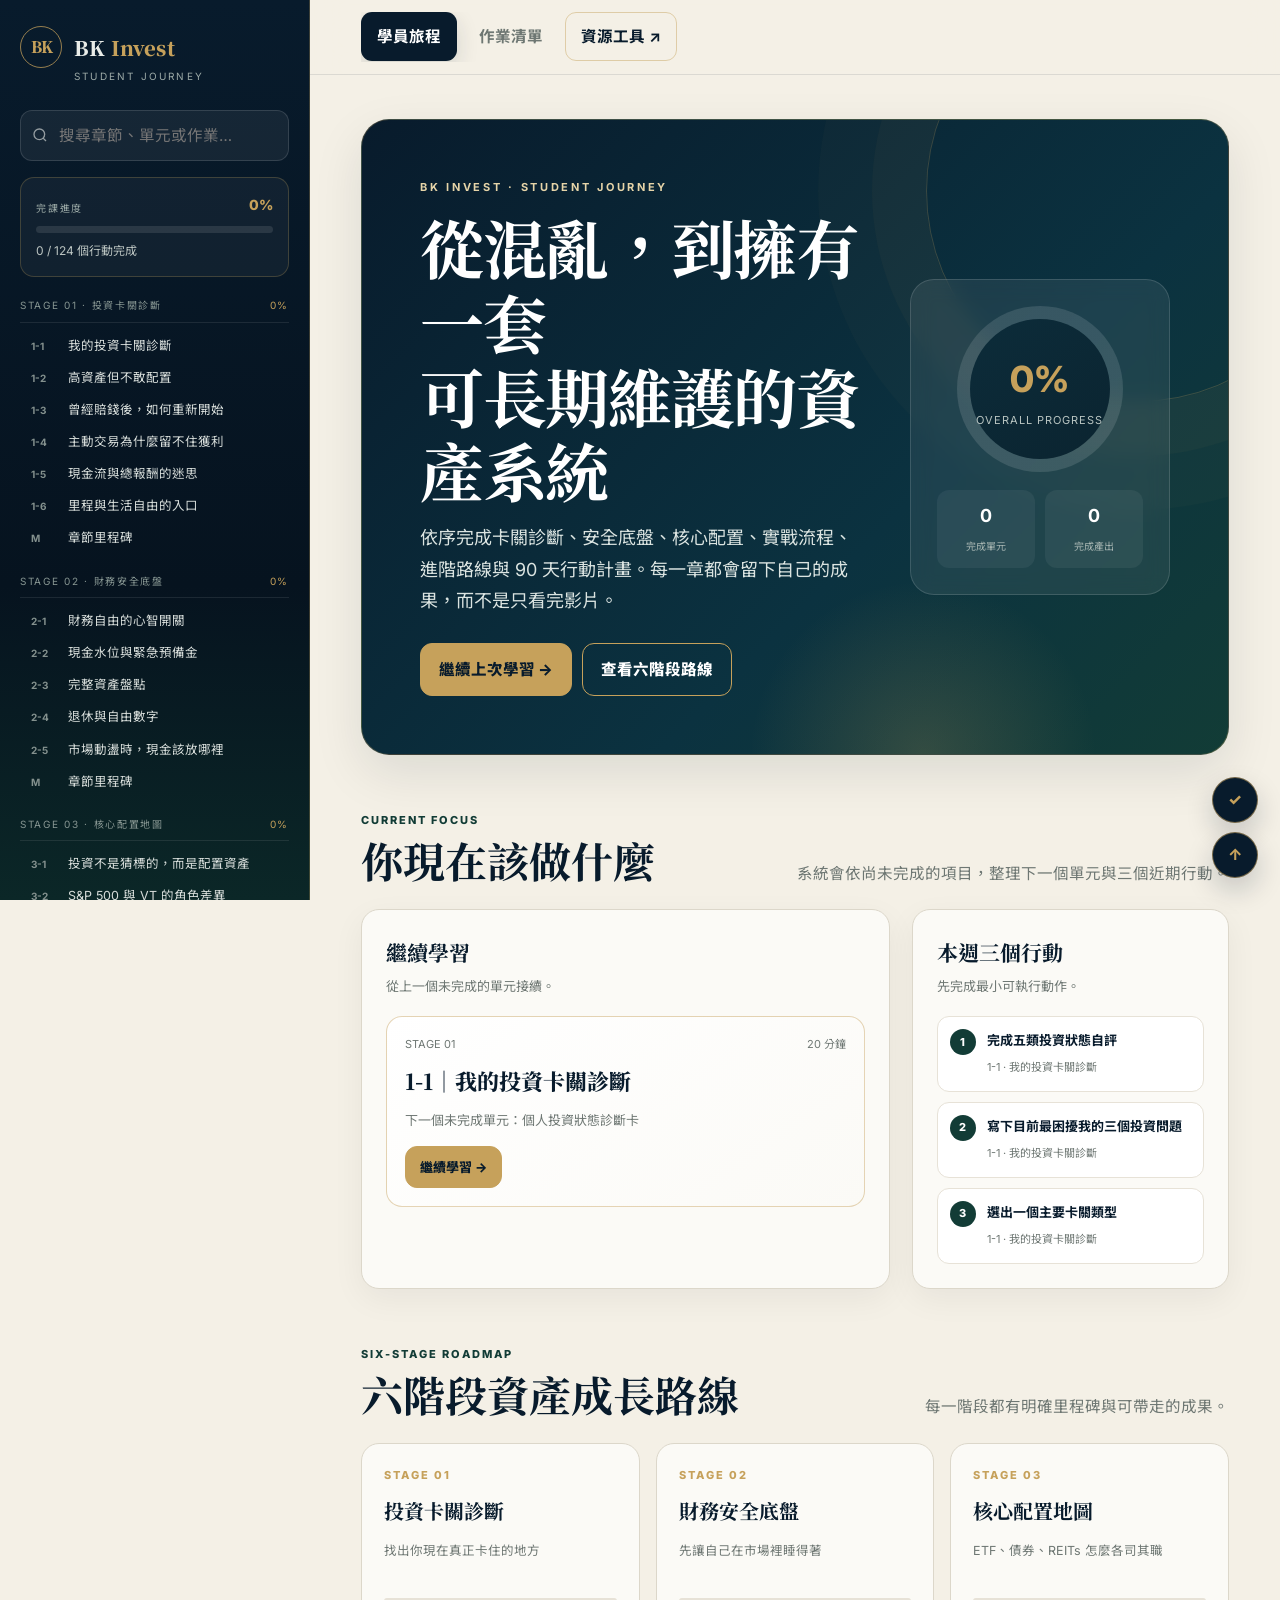
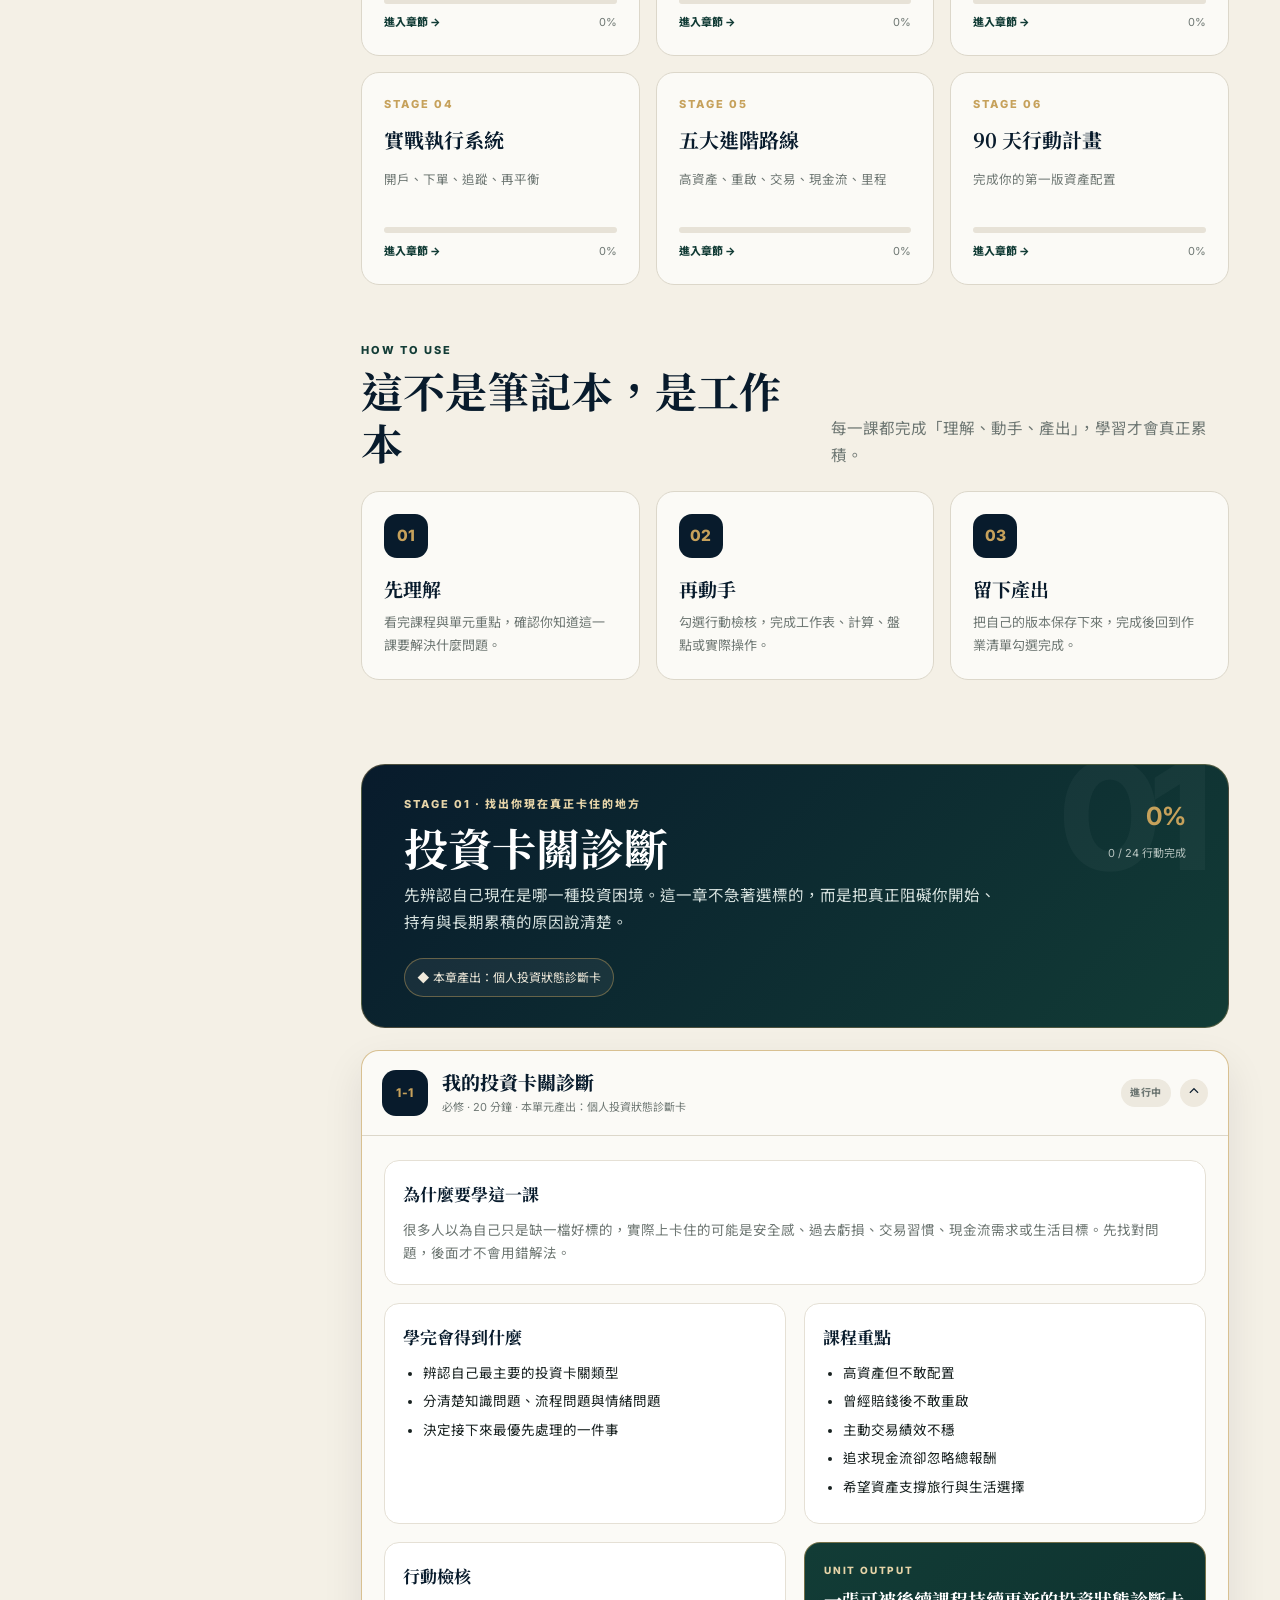
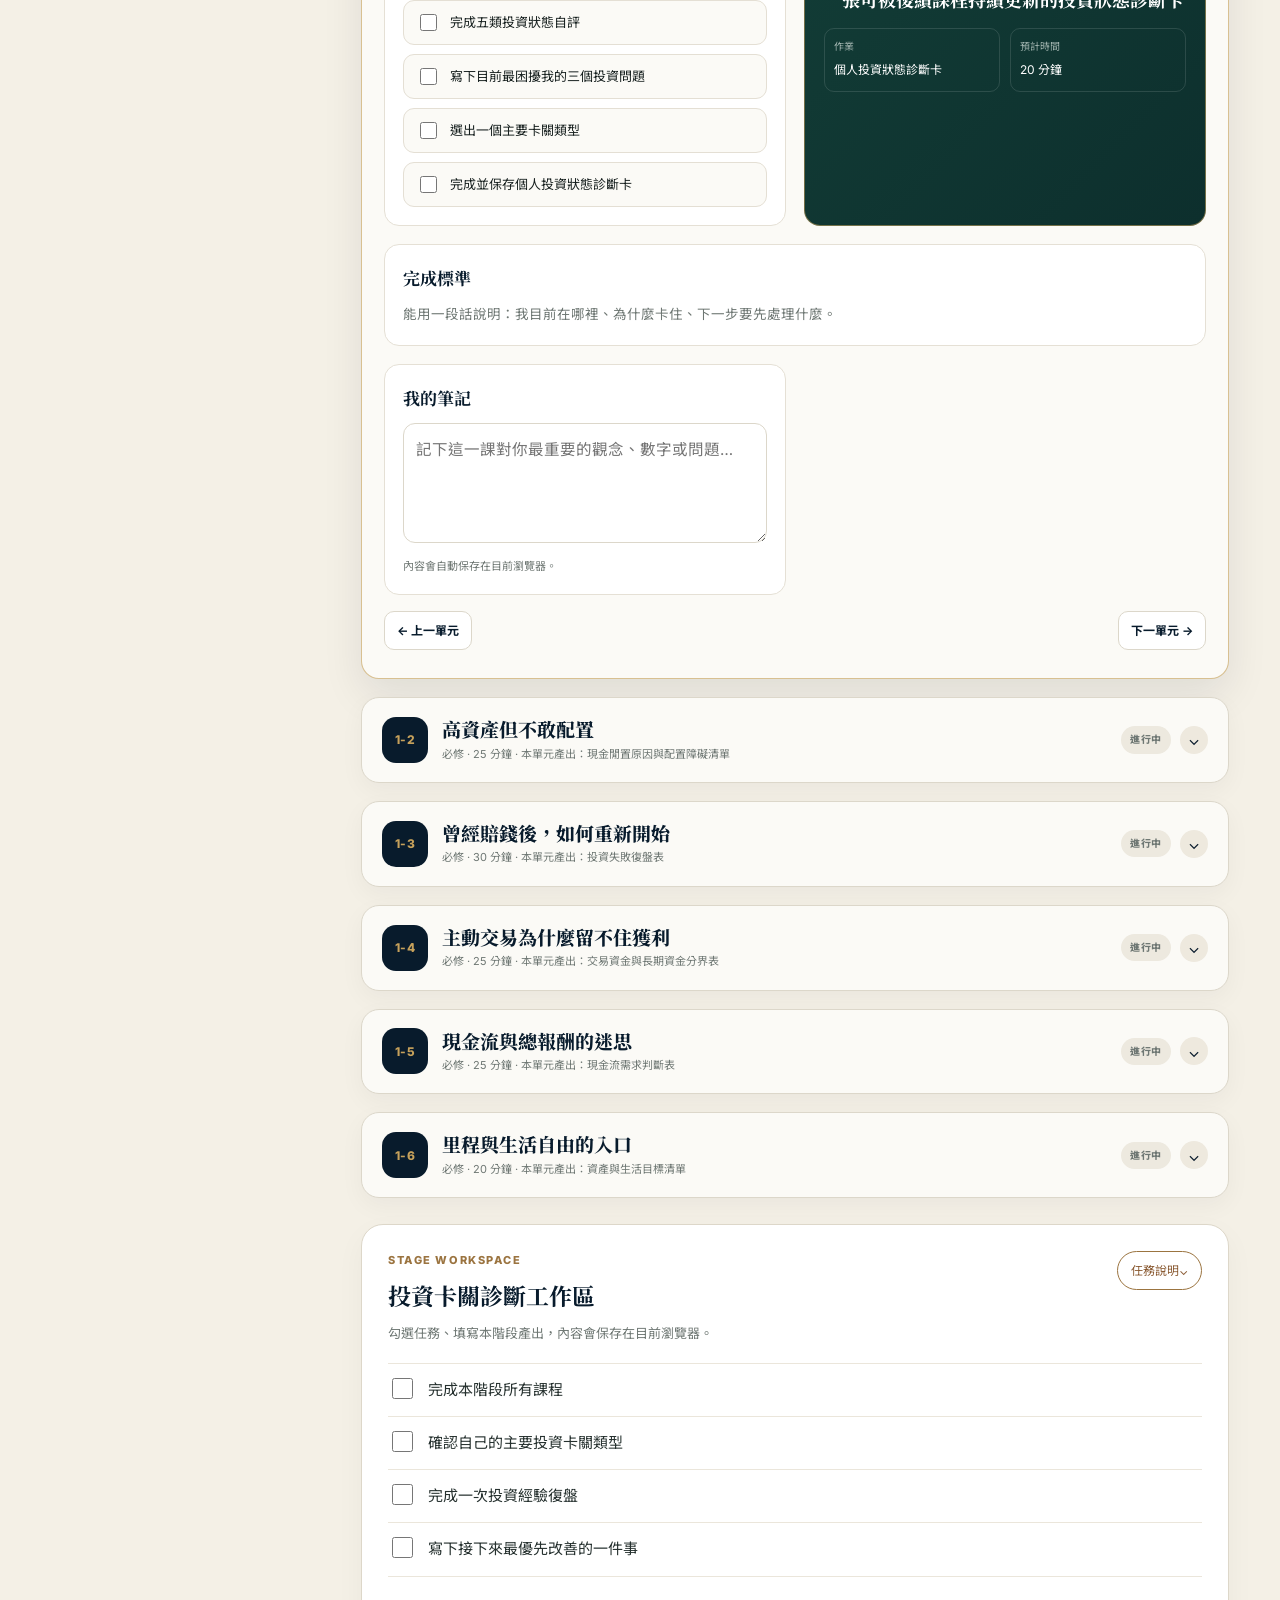
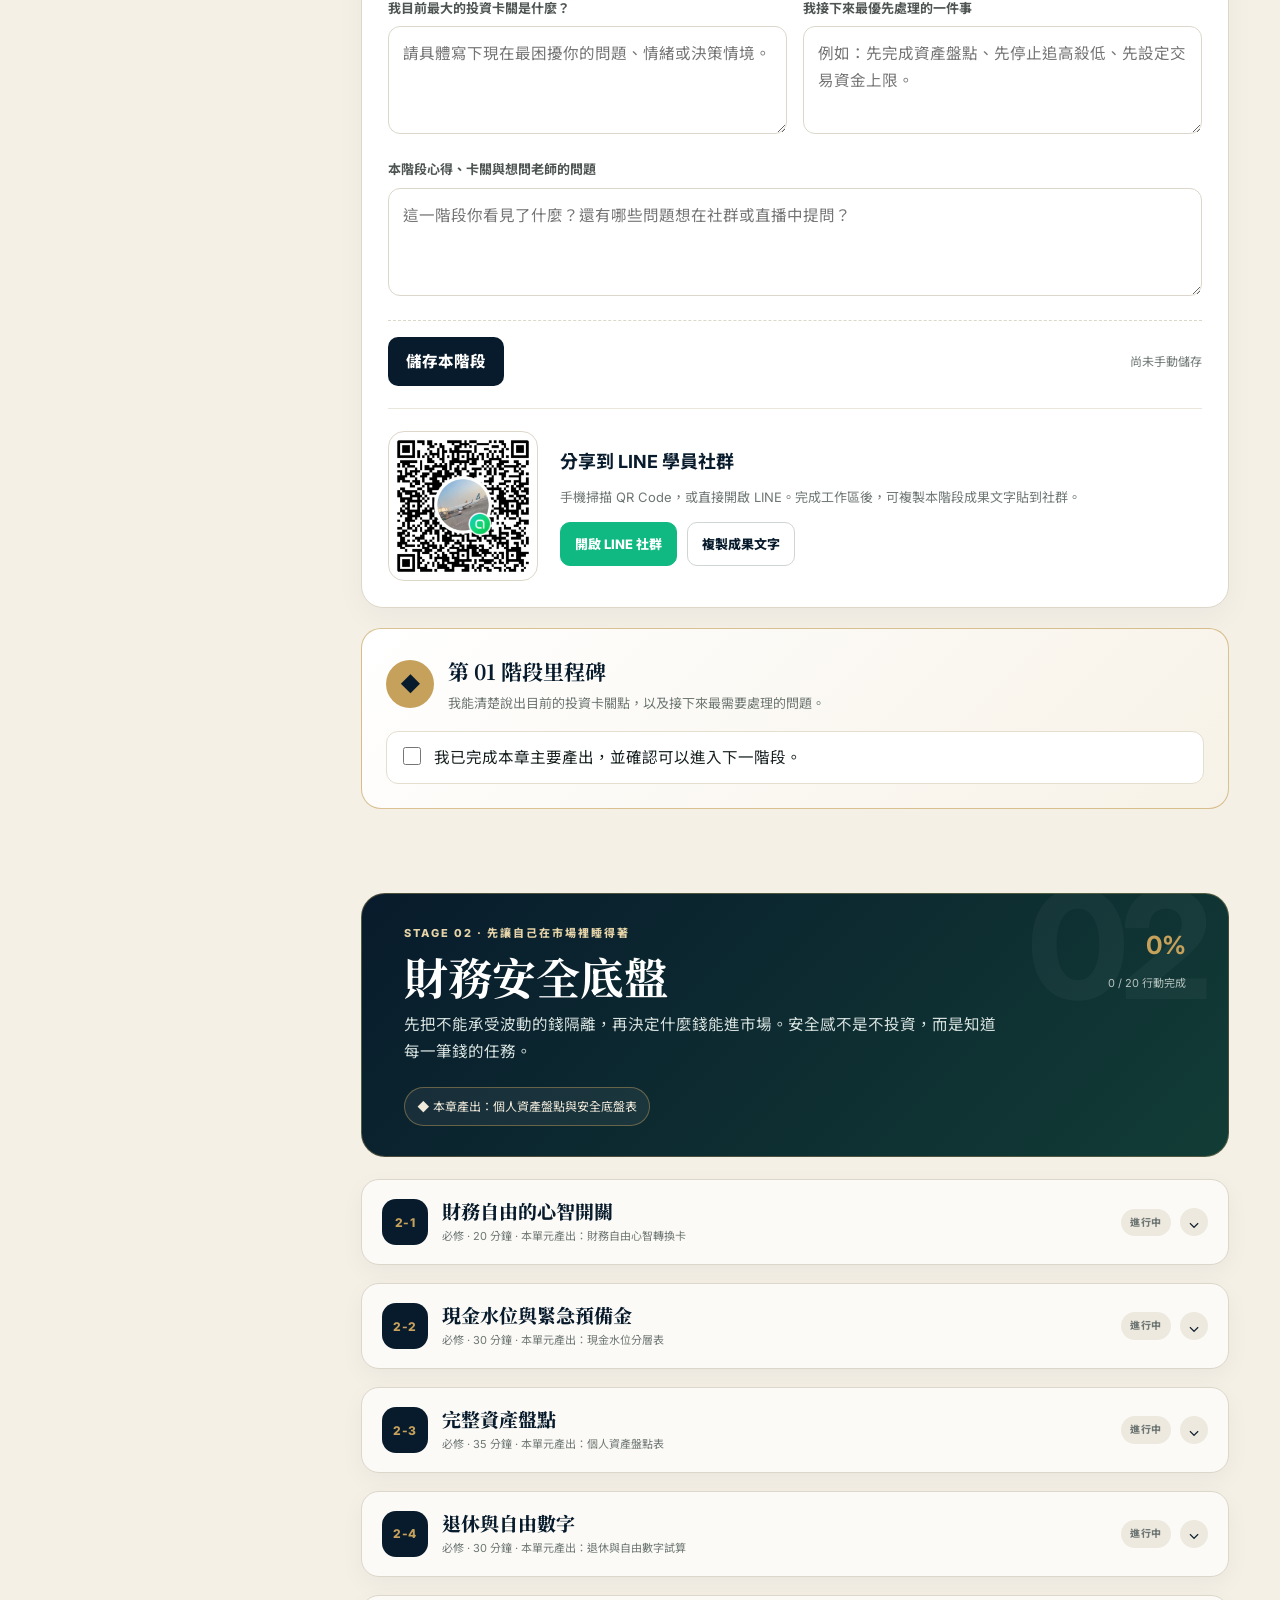
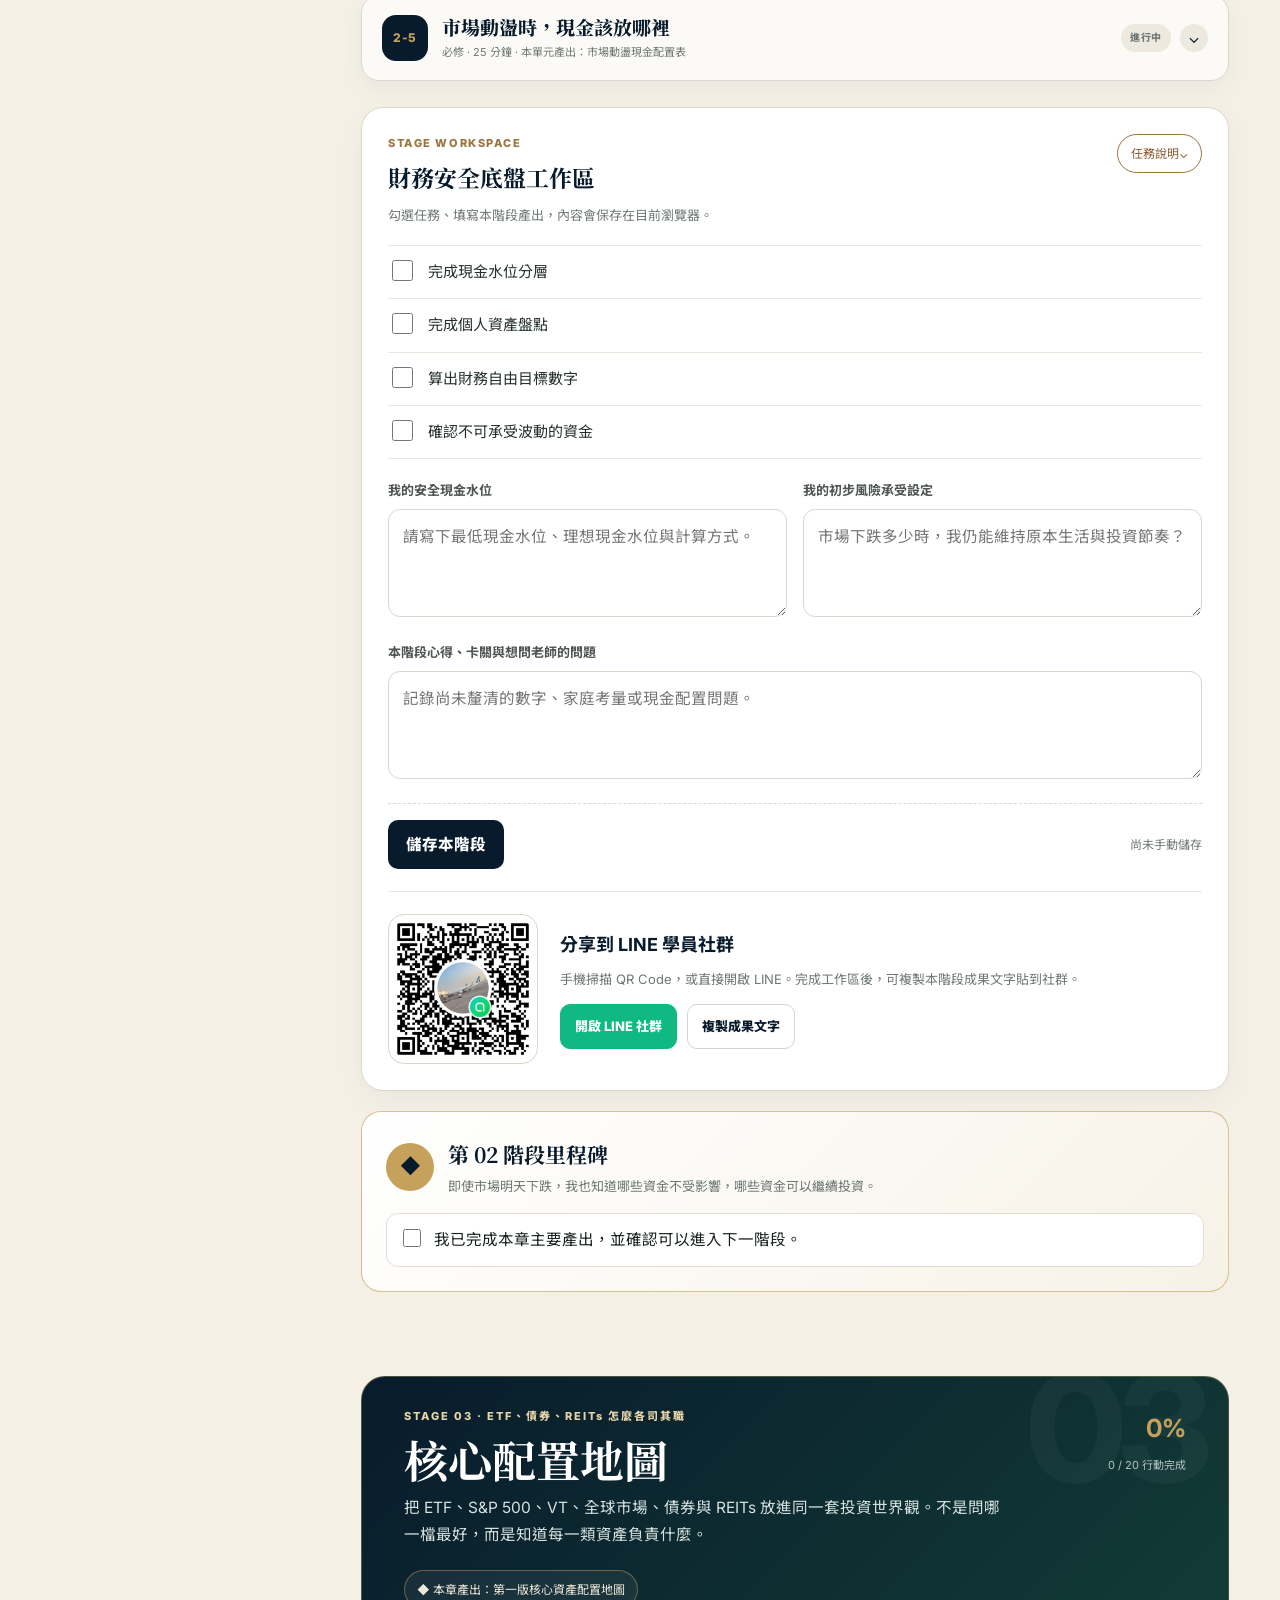
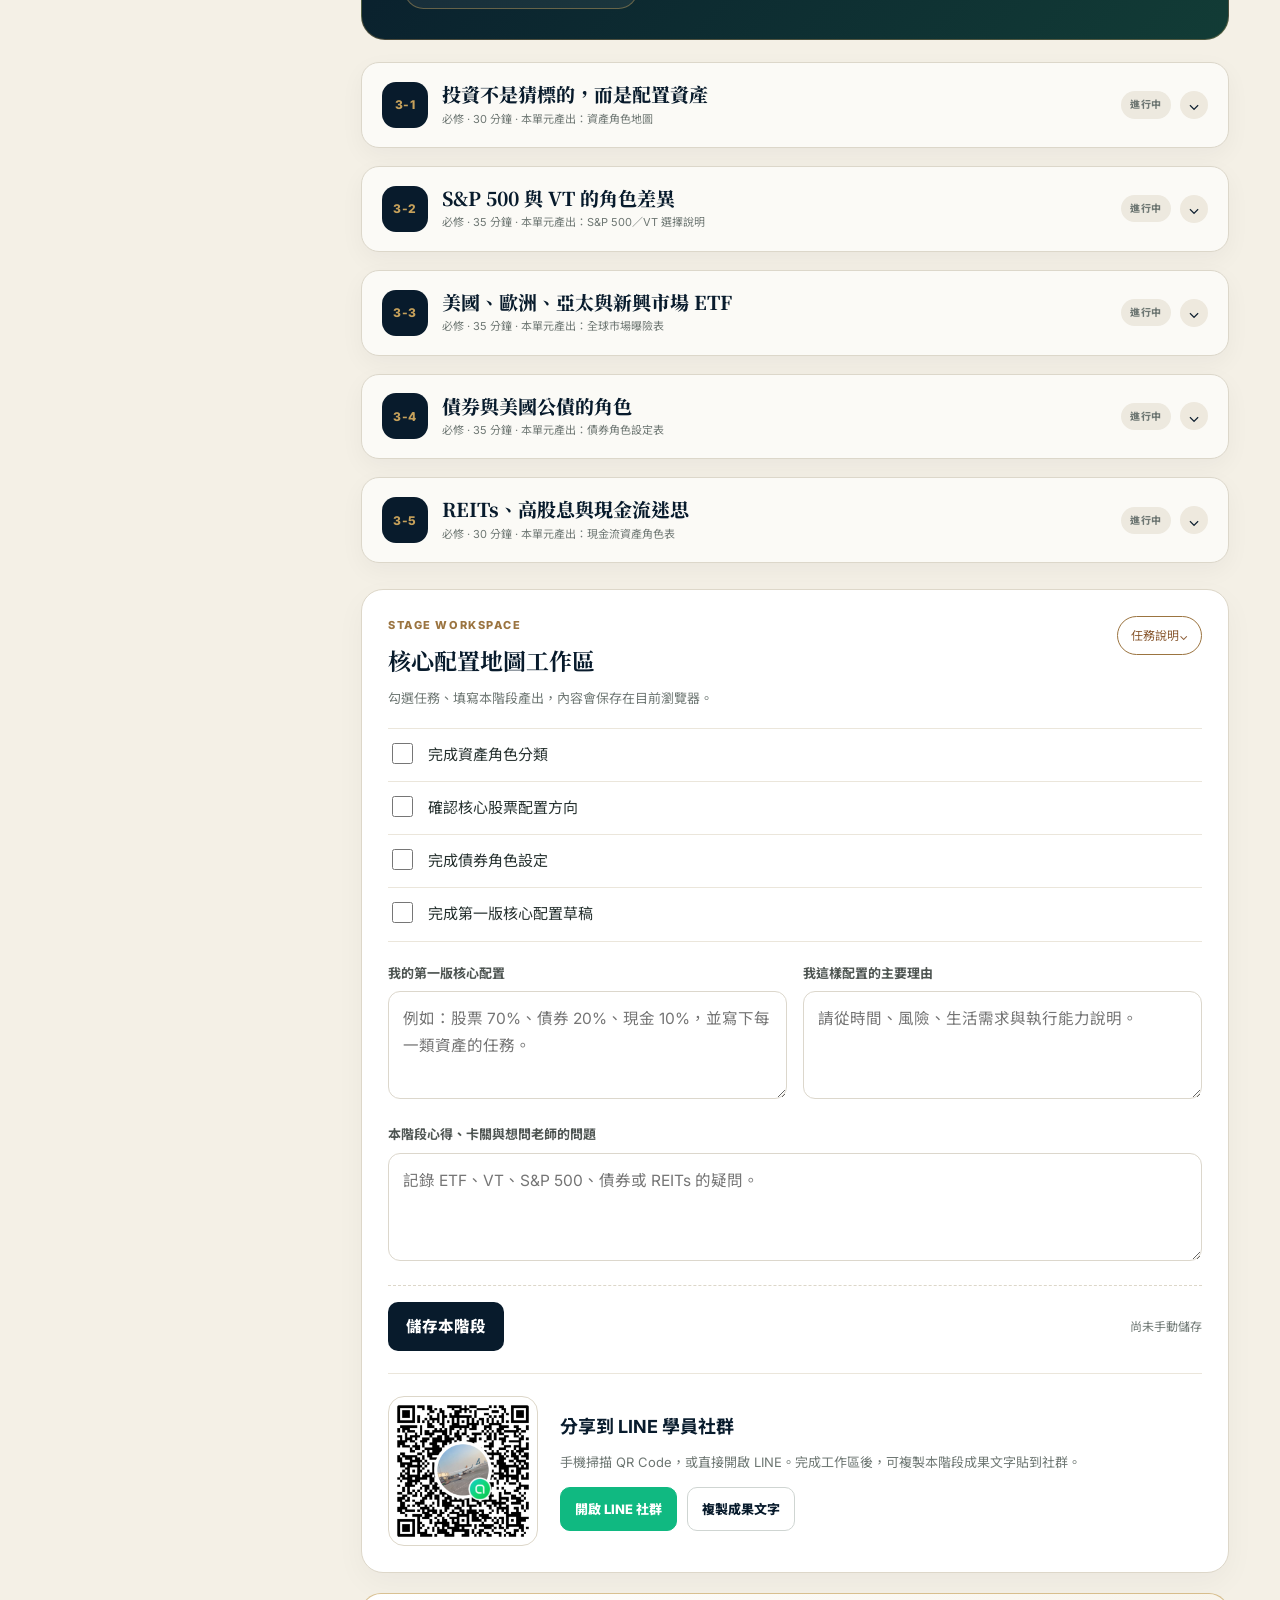
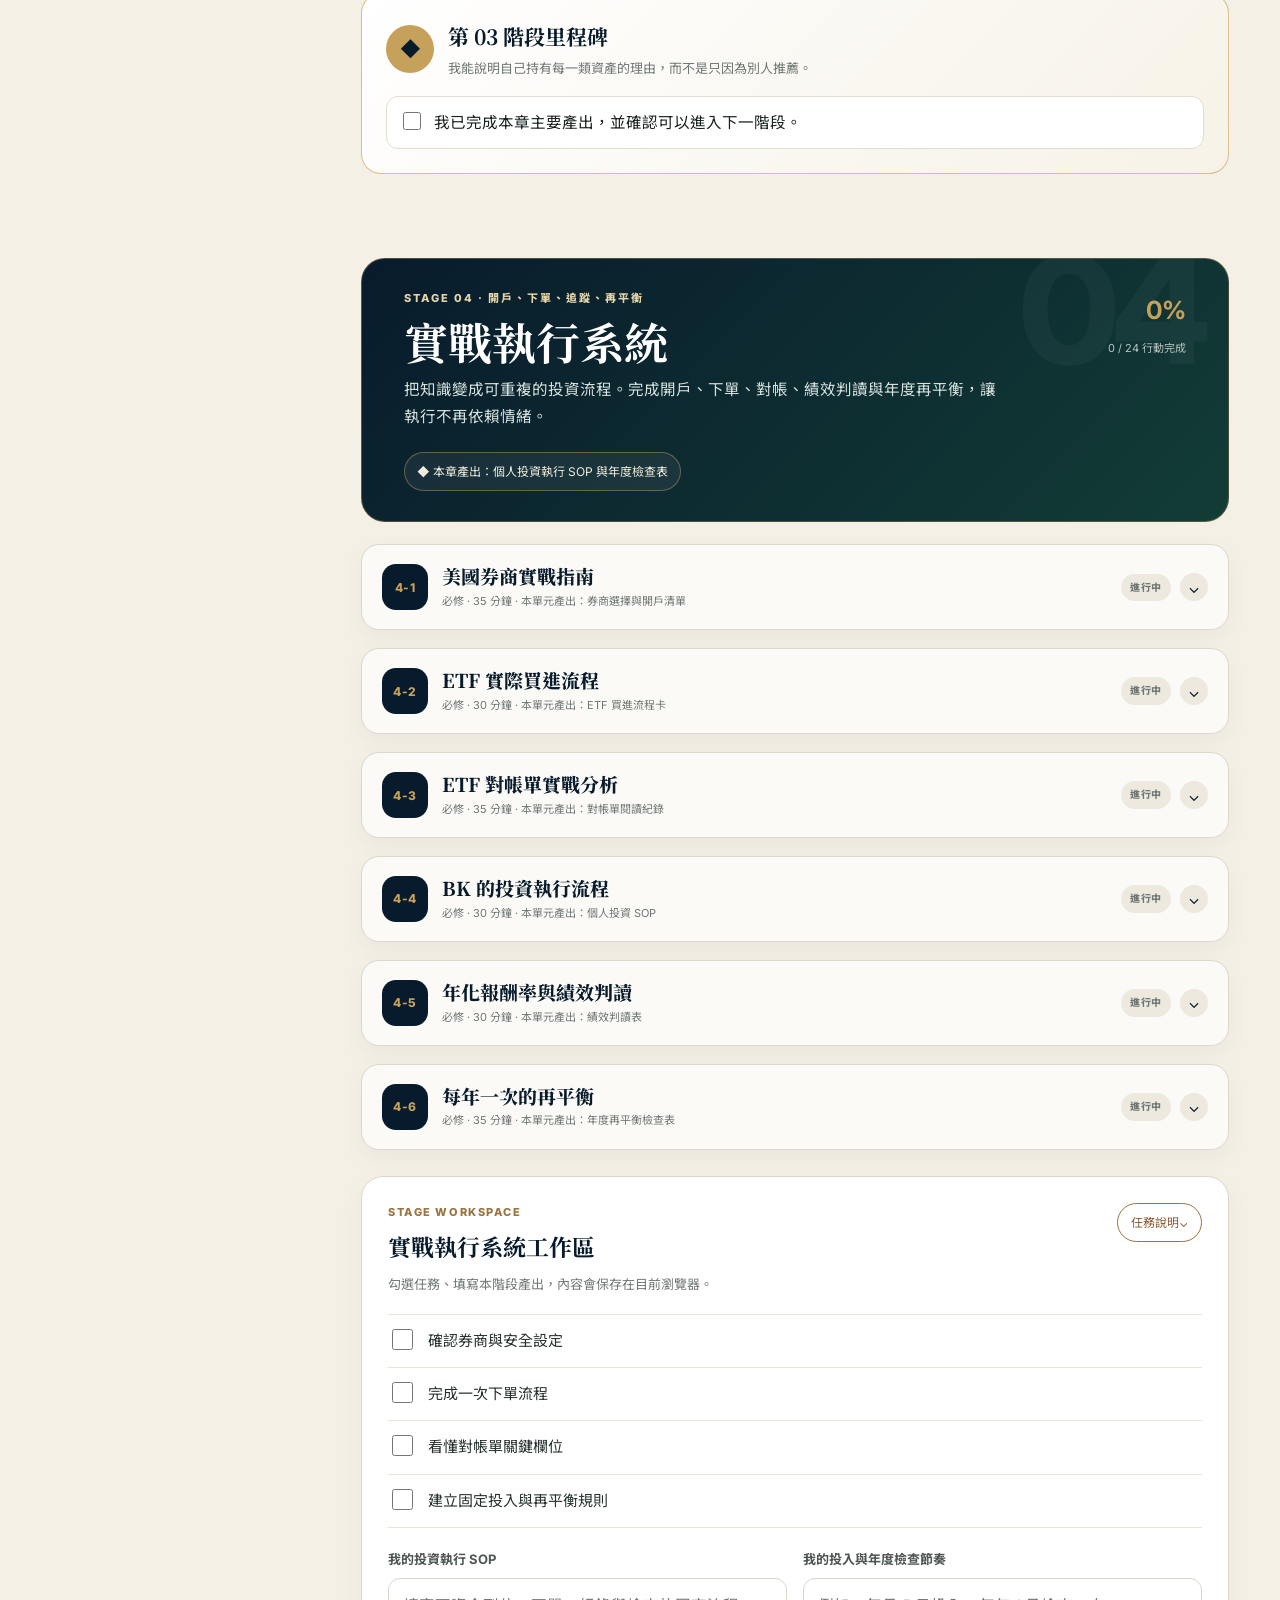
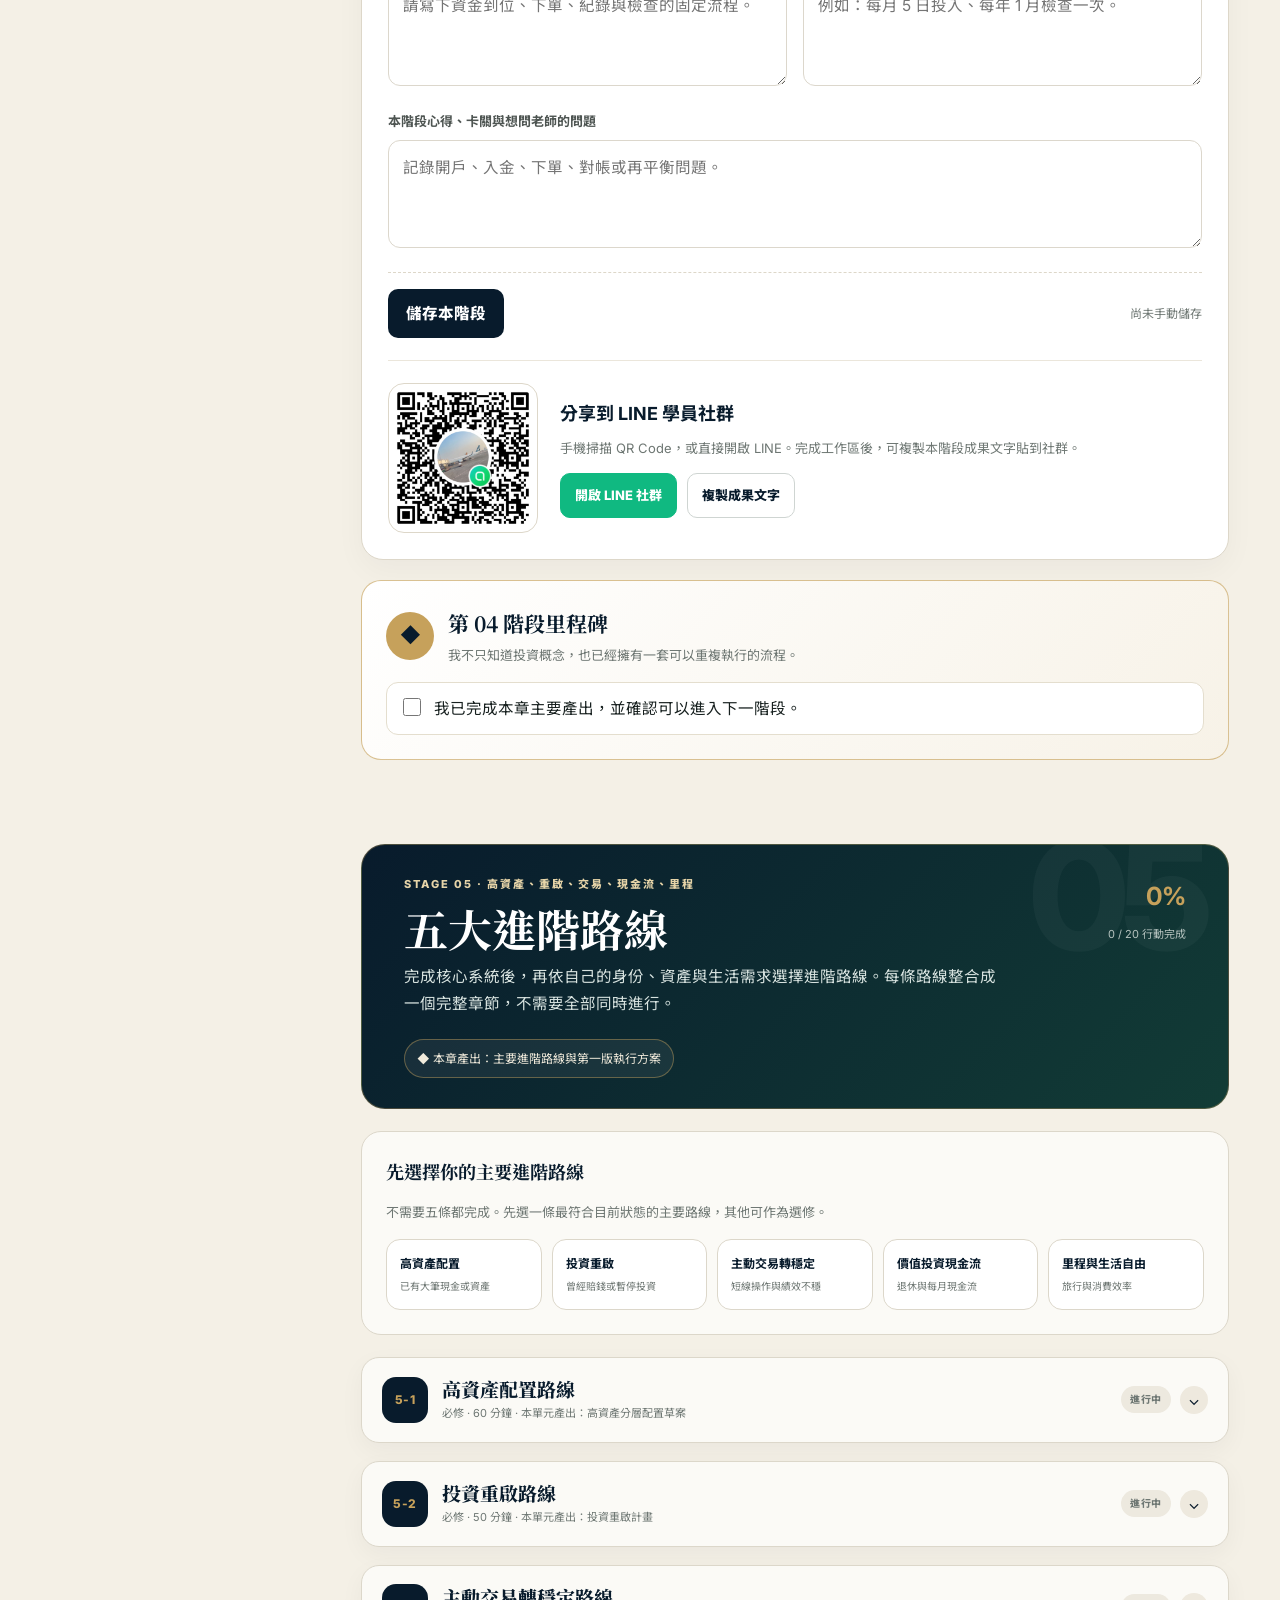
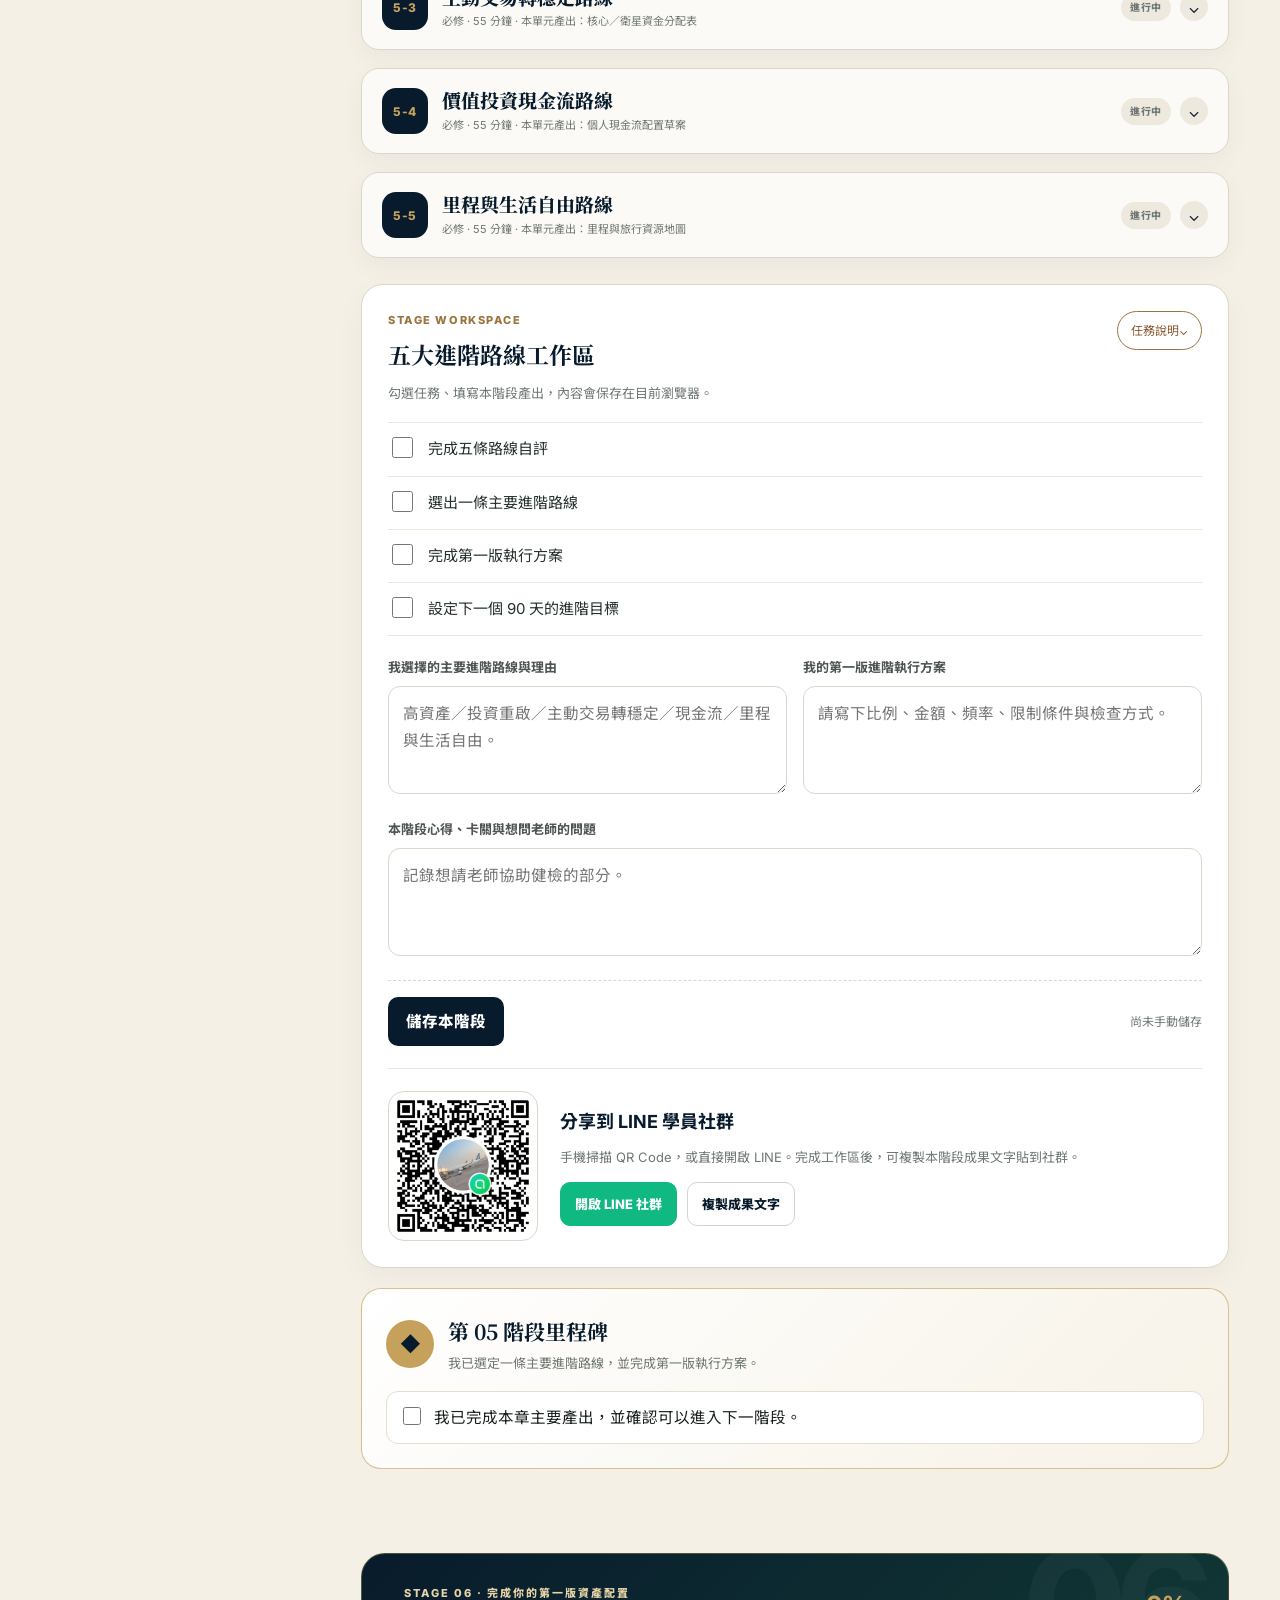
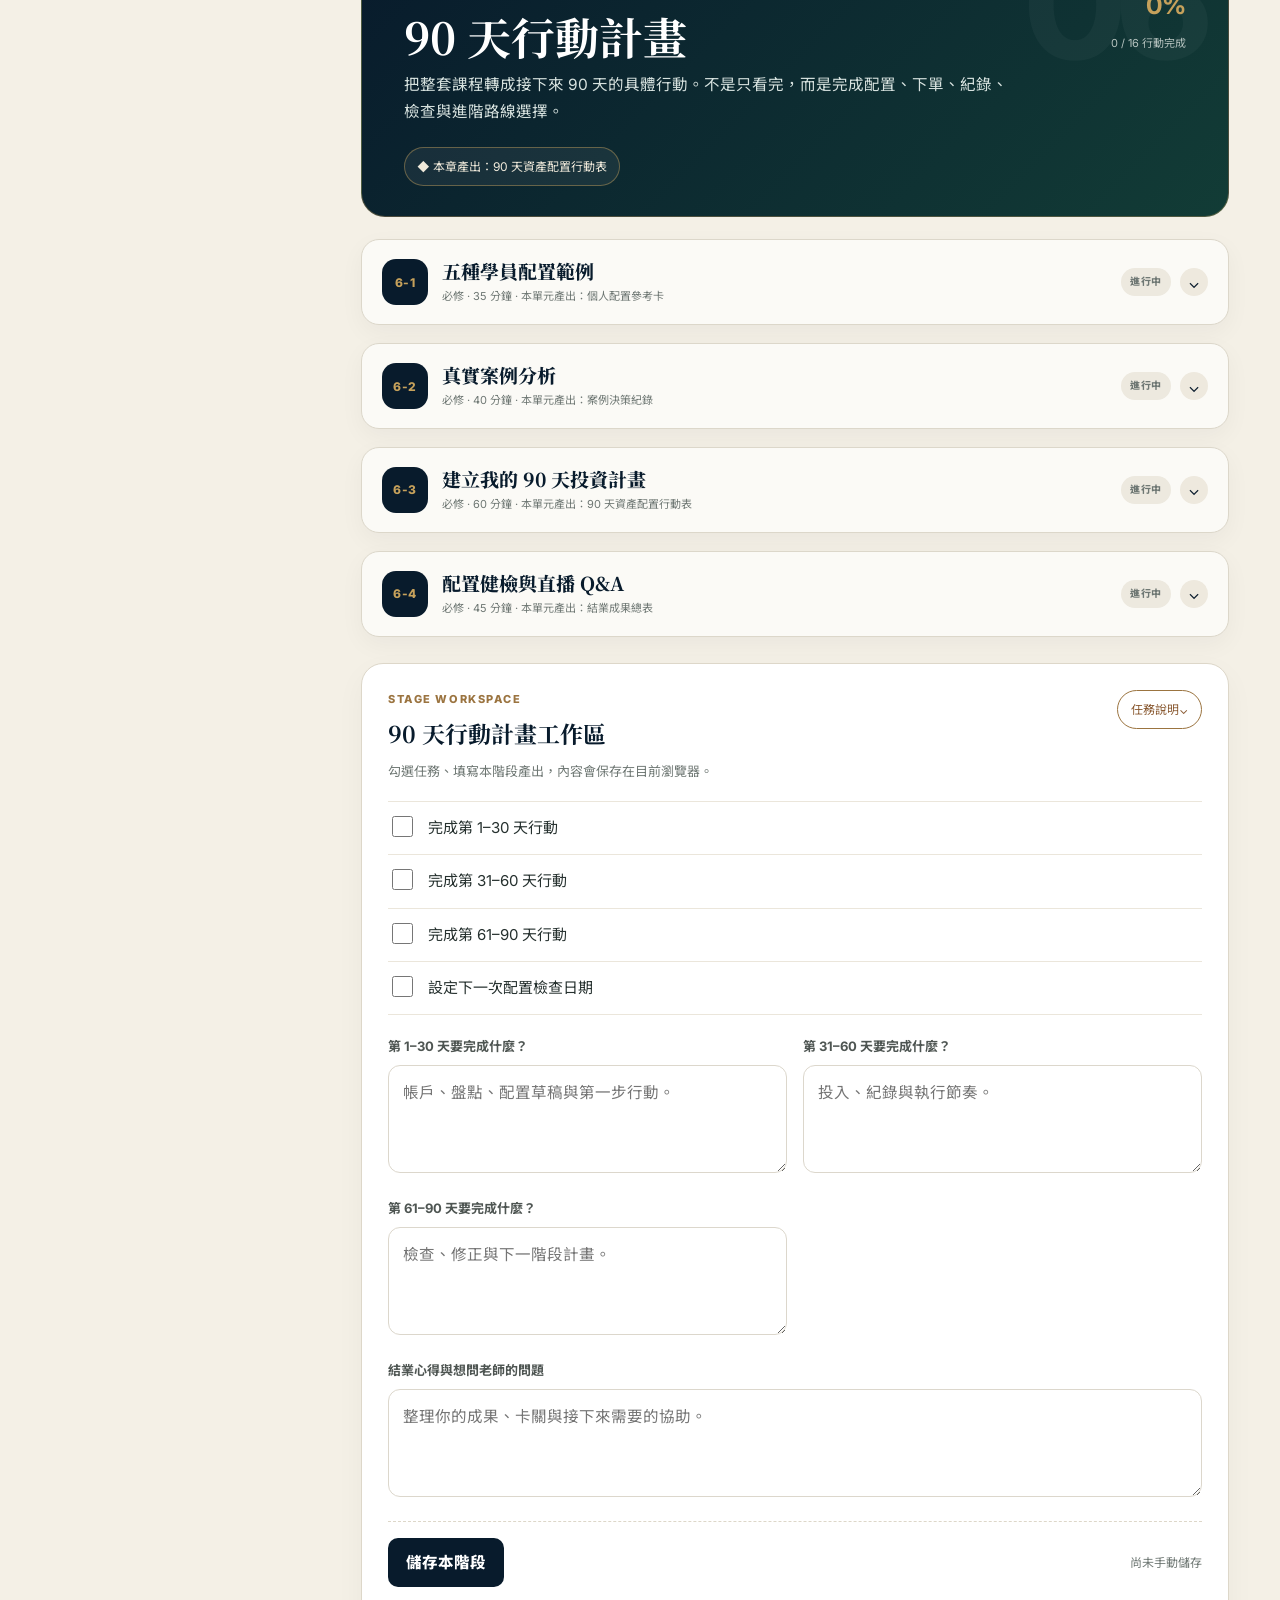
<file: index.html>
<!DOCTYPE html>
<html lang="zh-Hant">
<head>
<meta charset="utf-8">
<meta name="viewport" content="width=device-width, initial-scale=1, viewport-fit=cover">
<meta name="theme-color" content="#081b2c">
<title>BK Invest｜學員旅程</title>
<meta name="description" content="BK Invest 正式課程學員旅程、工作手冊、作業清單與資源工具。">
<link rel="preconnect" href="https://fonts.googleapis.com">
<link rel="preconnect" href="https://fonts.gstatic.com" crossorigin>
<link href="https://fonts.googleapis.com/css2?family=Inter:wght@400;500;600;700;800&family=Noto+Sans+TC:wght@400;500;600;700;800&family=Noto+Serif+TC:wght@600;700;900&display=swap" rel="stylesheet">
<style>
:root{
  --navy:#081b2c;
  --navy-2:#102b40;
  --green:#123c36;
  --green-2:#1c544a;
  --gold:#c6a15b;
  --gold-2:#e6d4a8;
  --ivory:#f4f0e6;
  --paper:#fbfaf6;
  --white:#ffffff;
  --ink:#17201f;
  --muted:#6e7773;
  --line:#dcd7ca;
  --line-dark:rgba(255,255,255,.12);
  --danger:#a44949;
  --success:#2f6d58;
  --shadow:0 18px 50px rgba(8,27,44,.10);
  --radius:18px;
  --sidebar:310px;
}
*{box-sizing:border-box}
html{scroll-behavior:smooth;scroll-padding-top:92px}
body{margin:0;background:var(--ivory);color:var(--ink);font-family:Inter,"Noto Sans TC",system-ui,-apple-system,BlinkMacSystemFont,"Segoe UI",sans-serif;line-height:1.75;font-size:15.5px}
button,input,textarea,select{font:inherit}
a{color:inherit}
button{cursor:pointer}
::selection{background:var(--gold-2);color:var(--navy)}
.app{display:grid;grid-template-columns:var(--sidebar) minmax(0,1fr);min-height:100vh}
.sidebar{position:sticky;top:0;height:100vh;overflow:auto;background:linear-gradient(180deg,var(--navy),#06131f 65%,#0b2727);color:#e9ece8;padding:26px 20px 34px;border-right:1px solid rgba(198,161,91,.28);z-index:80}
.sidebar::-webkit-scrollbar{width:7px}.sidebar::-webkit-scrollbar-thumb{background:rgba(255,255,255,.14);border-radius:20px}
.brand{display:flex;align-items:center;gap:12px;margin-bottom:8px}
.brand-mark{width:42px;height:42px;border:1px solid rgba(198,161,91,.75);display:grid;place-items:center;border-radius:50%;font-family:"Noto Serif TC",serif;color:var(--gold);font-weight:900;letter-spacing:-1px}
.brand-name{font-family:"Noto Serif TC",serif;font-size:20px;font-weight:900;letter-spacing:.2px}.brand-name span{color:var(--gold)}
.brand-sub{font-size:10px;letter-spacing:2.2px;color:#9caaa7;text-transform:uppercase;margin-left:54px;margin-top:-8px;margin-bottom:24px}
.search-wrap{position:relative;margin-bottom:16px}.search-wrap svg{position:absolute;left:12px;top:50%;transform:translateY(-50%);opacity:.6}.search-wrap input{width:100%;border:1px solid rgba(255,255,255,.13);background:rgba(255,255,255,.06);color:white;border-radius:12px;padding:11px 12px 11px 38px;outline:none}.search-wrap input:focus{border-color:var(--gold)}
.sidebar-progress{padding:15px;border:1px solid rgba(198,161,91,.26);background:rgba(255,255,255,.045);border-radius:14px;margin-bottom:20px}.sidebar-progress-top{display:flex;justify-content:space-between;align-items:end;gap:10px}.eyebrow{font-size:10px;letter-spacing:1.8px;text-transform:uppercase;color:#9caaa7}.progress-number{font-weight:800;color:var(--gold);font-size:14px}.progress-track{height:7px;background:rgba(255,255,255,.10);border-radius:20px;overflow:hidden;margin:9px 0 7px}.progress-fill{height:100%;width:0;background:linear-gradient(90deg,var(--gold),#f2dd9b);transition:width .35s}.progress-detail{font-size:12px;color:#bcc5c2}
.nav-group{margin-top:18px}.nav-group-title{display:flex;align-items:center;justify-content:space-between;color:#879692;font-size:10px;letter-spacing:1.7px;text-transform:uppercase;border-bottom:1px solid rgba(255,255,255,.09);padding-bottom:7px;margin-bottom:7px}.nav-group-title .mini-progress{color:var(--gold)}
.nav-list{list-style:none;padding:0;margin:0}.nav-list a{display:flex;align-items:flex-start;gap:9px;text-decoration:none;color:#d7ddda;padding:7px 9px;border-left:2px solid transparent;border-radius:7px;font-size:12.5px;line-height:1.45;transition:.18s}.nav-list a:hover,.nav-list a.active{background:rgba(255,255,255,.06);border-left-color:var(--gold);color:#fff}.nav-list .num{font-size:10px;color:#84918e;font-weight:700;min-width:28px;padding-top:2px}.nav-list a.complete .num{color:var(--gold)}
.sidebar-actions{display:grid;gap:8px;margin-top:22px}.sidebar-btn{width:100%;border:1px solid rgba(255,255,255,.12);background:transparent;color:#bac4c0;border-radius:10px;padding:9px 10px;font-size:11px;letter-spacing:.4px}.sidebar-btn:hover{border-color:var(--gold);color:var(--gold)}
.main-shell{min-width:0}.topbar{position:sticky;top:0;z-index:60;display:flex;align-items:center;gap:8px;background:rgba(244,240,230,.93);backdrop-filter:blur(16px);border-bottom:1px solid rgba(8,27,44,.10);padding:12px clamp(18px,4vw,56px)}
.mobile-menu{display:none;border:1px solid var(--line);background:var(--paper);width:42px;height:42px;border-radius:11px;align-items:center;justify-content:center;color:var(--navy)}
.tabs{display:flex;gap:6px;overflow:auto;padding-bottom:1px}.tab-btn{white-space:nowrap;border:1px solid transparent;background:transparent;color:var(--muted);padding:10px 15px;border-radius:11px;font-weight:700;text-decoration:none;display:inline-flex;align-items:center;justify-content:center}.tab-btn:hover{background:rgba(8,27,44,.05);color:var(--navy)}.tab-btn.active{background:var(--navy);color:white;box-shadow:0 8px 22px rgba(8,27,44,.14)}
.main{max-width:1440px;margin:0 auto;padding:44px clamp(18px,4vw,64px) 100px}.tab-panel{display:none}.tab-panel.active{display:block}
.hero{position:relative;overflow:hidden;background:linear-gradient(135deg,var(--navy),#0b3240 62%,var(--green));color:white;border-radius:28px;padding:clamp(28px,5vw,58px);box-shadow:var(--shadow);border:1px solid rgba(198,161,91,.28)}
.hero:before{content:"";position:absolute;right:-120px;top:-140px;width:420px;height:420px;border-radius:50%;border:1px solid rgba(198,161,91,.25);box-shadow:0 0 0 54px rgba(198,161,91,.04),0 0 0 108px rgba(198,161,91,.025)}
.hero:after{content:"";position:absolute;left:44%;bottom:-180px;width:360px;height:360px;background:radial-gradient(circle,rgba(198,161,91,.20),transparent 68%)}
.hero-grid{position:relative;z-index:1;display:grid;grid-template-columns:minmax(0,1.5fr) minmax(260px,.7fr);gap:40px;align-items:center}.hero-kicker{font-size:11px;letter-spacing:2.7px;color:var(--gold-2);font-weight:700;text-transform:uppercase}.hero h1{font-family:"Noto Serif TC",serif;font-size:clamp(34px,5vw,64px);line-height:1.16;margin:12px 0 16px;letter-spacing:-1.4px}.hero p{max-width:760px;color:#dbe4e1;margin:0 0 26px;font-size:clamp(15px,1.6vw,18px)}
.hero-actions{display:flex;flex-wrap:wrap;gap:10px}.primary-btn,.secondary-btn{border-radius:12px;padding:12px 18px;font-weight:800;border:1px solid var(--gold);text-decoration:none;display:inline-flex;align-items:center;justify-content:center;gap:8px}.primary-btn{background:var(--gold);color:var(--navy)}.primary-btn:hover{background:#d8b66f}.secondary-btn{background:transparent;color:white}.secondary-btn:hover{background:rgba(255,255,255,.07)}
.hero-progress-card{background:rgba(255,255,255,.075);border:1px solid rgba(255,255,255,.14);border-radius:24px;padding:26px;text-align:center;backdrop-filter:blur(10px)}.ring{--p:0;position:relative;width:166px;height:166px;margin:0 auto 18px;border-radius:50%;display:grid;place-items:center;background:conic-gradient(var(--gold) calc(var(--p)*1%),rgba(255,255,255,.12) 0)}.ring:after{content:"";position:absolute;inset:13px;border-radius:50%;background:linear-gradient(145deg,#0c2c3a,#0b2430)}.ring-inner{position:relative;z-index:1}.ring-value{font-size:36px;font-weight:800;color:var(--gold)}.ring-label{font-size:11px;color:#b8c4c1;letter-spacing:1px}.hero-mini{display:grid;grid-template-columns:1fr 1fr;gap:10px}.hero-mini div{background:rgba(255,255,255,.055);border-radius:12px;padding:10px}.hero-mini strong{display:block;color:white;font-size:18px}.hero-mini span{font-size:10px;color:#aab8b4}
.section{margin-top:56px}.section-heading{display:flex;justify-content:space-between;align-items:end;gap:20px;margin-bottom:22px}.section-heading .kicker{font-size:11px;letter-spacing:2px;color:var(--green);font-weight:800;text-transform:uppercase}.section-heading h2{font-family:"Noto Serif TC",serif;font-size:clamp(28px,3.4vw,42px);line-height:1.25;margin:4px 0 0;color:var(--navy)}.section-heading p{max-width:620px;color:var(--muted);margin:0}
.dashboard-grid{display:grid;grid-template-columns:1.25fr .75fr;gap:22px}.panel{background:var(--paper);border:1px solid var(--line);border-radius:var(--radius);padding:24px;box-shadow:0 10px 32px rgba(8,27,44,.055)}.panel-title{font-family:"Noto Serif TC",serif;font-size:21px;color:var(--navy);margin:0 0 5px}.panel-sub{font-size:13px;color:var(--muted);margin:0 0 18px}
.next-card{background:linear-gradient(145deg,#fff,var(--paper));border:1px solid rgba(198,161,91,.45);border-radius:16px;padding:18px}.next-meta{display:flex;justify-content:space-between;gap:10px;color:var(--muted);font-size:11px}.next-title{font-family:"Noto Serif TC",serif;font-size:22px;font-weight:800;color:var(--navy);margin:8px 0}.next-desc{font-size:13px;color:var(--muted)}.next-card .primary-btn{margin-top:14px;padding:9px 14px;font-size:13px}
.week-actions{display:grid;gap:10px}.week-item{display:flex;align-items:flex-start;gap:11px;padding:12px;border-radius:12px;background:white;border:1px solid #e7e2d7}.week-index{width:26px;height:26px;border-radius:50%;display:grid;place-items:center;background:var(--green);color:white;font-size:11px;font-weight:800;flex:none}.week-item strong{display:block;font-size:13px;color:var(--navy)}.week-item span{font-size:11px;color:var(--muted)}
.roadmap{display:grid;grid-template-columns:repeat(3,minmax(0,1fr));gap:16px}.roadmap-card{position:relative;overflow:hidden;background:var(--paper);border:1px solid var(--line);border-radius:18px;padding:22px;transition:.2s}.roadmap-card:hover{transform:translateY(-3px);box-shadow:var(--shadow);border-color:rgba(198,161,91,.65)}.roadmap-num{font-size:11px;letter-spacing:2px;color:var(--gold);font-weight:800}.roadmap-card h3{font-family:"Noto Serif TC",serif;color:var(--navy);font-size:20px;margin:8px 0 5px}.roadmap-card p{font-size:12.5px;color:var(--muted);min-height:42px}.roadmap-progress{height:6px;background:#e7e2d7;border-radius:20px;overflow:hidden;margin:16px 0 9px}.roadmap-progress span{display:block;height:100%;width:0;background:linear-gradient(90deg,var(--green),var(--gold));transition:.3s}.roadmap-foot{display:flex;justify-content:space-between;gap:8px;font-size:11px}.roadmap-foot a{text-decoration:none;color:var(--green);font-weight:800}.roadmap-foot .pct{color:var(--muted)}
.how-grid{display:grid;grid-template-columns:repeat(3,1fr);gap:16px}.how-card{background:var(--paper);border:1px solid var(--line);border-radius:18px;padding:22px}.how-icon{width:44px;height:44px;border-radius:13px;background:var(--navy);color:var(--gold);display:grid;place-items:center;font-weight:800;margin-bottom:14px}.how-card h3{font-family:"Noto Serif TC",serif;color:var(--navy);font-size:19px;margin:0 0 6px}.how-card p{font-size:13px;color:var(--muted);margin:0}
.chapter{margin-top:84px;scroll-margin-top:94px}.chapter-head{position:relative;overflow:hidden;background:linear-gradient(135deg,var(--navy),var(--green));color:white;border-radius:24px;padding:30px clamp(22px,4vw,42px);border:1px solid rgba(198,161,91,.35)}.chapter-head:after{content:attr(data-num);position:absolute;right:24px;top:-24px;font-size:150px;line-height:1;font-weight:800;color:rgba(255,255,255,.035);letter-spacing:-8px}.chapter-top{position:relative;z-index:1;display:flex;justify-content:space-between;gap:24px;align-items:flex-start}.chapter-label{color:var(--gold-2);font-size:11px;letter-spacing:2px;font-weight:800}.chapter-head h2{font-family:"Noto Serif TC",serif;font-size:clamp(28px,4vw,44px);margin:7px 0 8px;line-height:1.2}.chapter-head p{max-width:850px;color:#d7e2df;margin:0}.chapter-meter{min-width:150px;text-align:right;position:relative;z-index:1}.chapter-meter strong{display:block;font-size:25px;color:var(--gold)}.chapter-meter span{font-size:11px;color:#b6c3bf}.chapter-output{position:relative;z-index:1;margin-top:22px;display:inline-flex;align-items:center;gap:8px;border:1px solid rgba(198,161,91,.45);background:rgba(255,255,255,.06);padding:8px 12px;border-radius:999px;font-size:12px;color:#f0eadb}
.units{display:grid;gap:18px;margin-top:22px}.unit-card{background:var(--paper);border:1px solid var(--line);border-radius:18px;overflow:hidden;box-shadow:0 8px 24px rgba(8,27,44,.045);scroll-margin-top:96px}.unit-card[open]{border-color:rgba(198,161,91,.65);box-shadow:0 16px 42px rgba(8,27,44,.09)}.unit-summary{list-style:none;display:grid;grid-template-columns:auto minmax(0,1fr) auto;gap:14px;align-items:center;padding:18px 20px;cursor:pointer}.unit-summary::-webkit-details-marker{display:none}.unit-index{width:46px;height:46px;border-radius:14px;background:var(--navy);color:var(--gold);display:grid;place-items:center;font-size:12px;font-weight:800;letter-spacing:.5px}.unit-title{font-family:"Noto Serif TC",serif;font-size:19px;font-weight:800;color:var(--navy);line-height:1.35}.unit-meta{font-size:11px;color:var(--muted);margin-top:3px}.unit-status{display:flex;align-items:center;gap:9px}.status-pill{font-size:10px;letter-spacing:.5px;padding:5px 9px;border-radius:999px;background:#ede9df;color:var(--muted);font-weight:800}.status-pill.done{background:#dcebe5;color:var(--success)}.chevron{width:28px;height:28px;border-radius:50%;display:grid;place-items:center;background:#eee9de;color:var(--navy);transition:.2s}.unit-card[open] .chevron{transform:rotate(180deg)}
.unit-body{border-top:1px solid var(--line);padding:24px 22px 28px}.unit-grid{display:grid;grid-template-columns:1fr 1fr;gap:18px}.content-box{background:white;border:1px solid #e5e0d5;border-radius:15px;padding:18px}.content-box.full{grid-column:1/-1}.content-box h4{margin:0 0 10px;color:var(--navy);font-family:"Noto Serif TC",serif;font-size:17px}.content-box p{margin:0;color:var(--muted);font-size:13.5px}.content-box ul{margin:0;padding-left:20px}.content-box li{margin:5px 0;font-size:13.5px}.task-list{display:grid;gap:9px}.task-row{display:flex;align-items:flex-start;gap:10px;background:var(--paper);border:1px solid #e4dfd4;border-radius:11px;padding:10px 12px;font-size:13px}.task-row input{margin-top:3px;width:17px;height:17px;accent-color:var(--green);flex:none}.task-row.completed{color:#7d8582;text-decoration:line-through;background:#f1efe8}.output-card{background:linear-gradient(135deg,var(--green),#0d2f2d);border:1px solid rgba(198,161,91,.55);color:white;border-radius:16px;padding:19px}.output-label{font-size:10px;letter-spacing:1.8px;color:var(--gold-2);font-weight:800}.output-card strong{display:block;font-family:"Noto Serif TC",serif;font-size:18px;margin-top:5px}.assignment-meta{display:grid;grid-template-columns:1fr 1fr;gap:10px;margin-top:12px}.assignment-meta div{border:1px solid rgba(255,255,255,.12);border-radius:10px;padding:9px}.assignment-meta small{display:block;color:#9fb2ad;font-size:10px}.assignment-meta span{font-size:12px}.note-area,.link-input{width:100%;border:1px solid var(--line);border-radius:12px;background:#fff;padding:12px;outline:none}.note-area{min-height:120px;resize:vertical}.note-area:focus,.link-input:focus{border-color:var(--gold);box-shadow:0 0 0 3px rgba(198,161,91,.12)}.save-hint{font-size:11px;color:var(--muted);margin-top:6px}.unit-footer{display:flex;flex-wrap:wrap;justify-content:space-between;gap:10px;margin-top:16px}.mini-btn{border:1px solid var(--line);background:white;color:var(--navy);padding:8px 12px;border-radius:10px;font-size:12px;font-weight:700}.mini-btn:hover{border-color:var(--gold)}
.milestone{margin-top:20px;background:linear-gradient(135deg,#fff,#f7f2e7);border:1px solid rgba(198,161,91,.65);border-radius:20px;padding:24px}.milestone-top{display:flex;align-items:center;gap:14px}.milestone-icon{width:48px;height:48px;border-radius:50%;display:grid;place-items:center;background:var(--gold);color:var(--navy);font-size:20px}.milestone h3{font-family:"Noto Serif TC",serif;color:var(--navy);margin:0;font-size:21px}.milestone p{margin:2px 0 0;color:var(--muted);font-size:13px}.milestone-check{margin-top:16px;display:flex;align-items:flex-start;gap:10px;background:white;border:1px solid #e4dece;padding:12px;border-radius:12px}.milestone-check input{width:18px;height:18px;accent-color:var(--green);margin-top:3px}
.route-selector{margin-top:22px;background:var(--paper);border:1px solid var(--line);border-radius:20px;padding:24px}.route-selector h3{font-family:"Noto Serif TC",serif;color:var(--navy);margin:0 0 5px}.route-selector p{color:var(--muted);font-size:13px}.route-options{display:grid;grid-template-columns:repeat(5,1fr);gap:10px;margin-top:16px}.route-option{position:relative}.route-option input{position:absolute;opacity:0}.route-option label{display:block;height:100%;border:1px solid var(--line);background:white;border-radius:14px;padding:13px;cursor:pointer;font-size:12px;font-weight:700;color:var(--navy)}.route-option input:checked+label{border-color:var(--gold);background:#fff8e8;box-shadow:0 0 0 3px rgba(198,161,91,.13)}.route-option small{display:block;color:var(--muted);font-weight:400;margin-top:4px}
.graduation{margin-top:70px;text-align:center;background:linear-gradient(135deg,var(--navy),var(--green));color:white;border-radius:28px;padding:55px 26px;border:1px solid rgba(198,161,91,.45);position:relative;overflow:hidden}.graduation:before{content:"BK";position:absolute;inset:auto 0 -85px;font-family:"Noto Serif TC",serif;font-size:260px;font-weight:900;color:rgba(255,255,255,.025);line-height:1}.graduation-content{position:relative}.graduation .gold{color:var(--gold)}.graduation h2{font-family:"Noto Serif TC",serif;font-size:clamp(32px,5vw,56px);margin:8px 0 12px}.graduation p{max-width:760px;margin:0 auto 25px;color:#d9e3df}.badges{display:flex;flex-wrap:wrap;justify-content:center;gap:9px}.badge{border:1px solid rgba(255,255,255,.16);background:rgba(255,255,255,.06);padding:8px 12px;border-radius:999px;font-size:11px;color:#afbbb7}.badge.done{border-color:rgba(198,161,91,.75);color:var(--gold-2);background:rgba(198,161,91,.10)}
.assignment-grid,.tool-grid{display:grid;grid-template-columns:repeat(3,minmax(0,1fr));gap:16px}.assignment-card,.tool-card{background:var(--paper);border:1px solid var(--line);border-radius:18px;padding:20px;box-shadow:0 8px 26px rgba(8,27,44,.045)}.tool-tag{display:inline-block;background:var(--navy);color:var(--gold);font-size:9px;letter-spacing:1.4px;border-radius:999px;padding:4px 8px;font-weight:800}.assignment-card h3,.tool-card h3{font-family:"Noto Serif TC",serif;color:var(--navy);font-size:18px;margin:11px 0 6px}.assignment-card p,.tool-card p{font-size:12.5px;color:var(--muted);margin:0 0 14px}.external-tab{border-color:rgba(198,161,91,.45);color:var(--navy)}.external-tab:hover{border-color:var(--gold);background:rgba(198,161,91,.10)}
.filters{display:flex;flex-wrap:wrap;gap:8px;margin-bottom:18px}.filter-btn{border:1px solid var(--line);background:var(--paper);color:var(--muted);border-radius:999px;padding:8px 12px;font-size:11px;font-weight:700}.filter-btn.active{background:var(--navy);color:white;border-color:var(--navy)}.assignment-card.complete{opacity:.68}.assignment-card.complete h3{text-decoration:line-through}.assignment-top{display:flex;justify-content:space-between;gap:10px}.assignment-stage{font-size:10px;color:var(--green);font-weight:800}.assignment-status{font-size:9px;padding:4px 7px;border-radius:999px;background:#eee9df;color:var(--muted);font-weight:800}.assignment-card.complete .assignment-status{background:#dcebe5;color:var(--success)}.assignment-info{display:grid;grid-template-columns:1fr 1fr;gap:8px;margin:13px 0}.assignment-info div{background:white;border:1px solid #e5e0d5;border-radius:10px;padding:9px}.assignment-info small{display:block;color:var(--muted);font-size:9px}.assignment-info span{font-size:11px}.assignment-card .link-input{font-size:12px;padding:9px}.assignment-toggle{display:flex;align-items:center;gap:8px;margin-top:12px;font-size:12px;font-weight:700;color:var(--navy)}.assignment-toggle input{width:17px;height:17px;accent-color:var(--green)}
.tool-category{margin-top:36px}.tool-category h3{font-family:"Noto Serif TC",serif;color:var(--navy);font-size:23px;margin:0 0 15px}.tool-card .tool-link{display:inline-flex;text-decoration:none;border:1px solid var(--gold);color:var(--navy);font-weight:800;font-size:12px;padding:9px 12px;border-radius:10px}.tool-card .tool-link.disabled{border-color:var(--line);color:#8a908d;pointer-events:none}.tool-note{margin-top:9px;font-size:10px;color:var(--muted)}
.calculator-grid{display:grid;grid-template-columns:repeat(3,1fr);gap:16px}.calc-card{background:var(--paper);border:1px solid var(--line);border-radius:18px;padding:20px}.calc-card h3{font-family:"Noto Serif TC",serif;color:var(--navy);margin:0 0 6px;font-size:19px}.calc-card p{font-size:12px;color:var(--muted)}.field{margin-top:11px}.field label{display:block;font-size:10px;color:var(--muted);margin-bottom:4px}.field input,.field select{width:100%;border:1px solid var(--line);background:white;border-radius:10px;padding:9px 10px;outline:none}.calc-btn{width:100%;margin-top:13px;border:0;border-radius:10px;background:var(--green);color:white;padding:10px;font-weight:800}.calc-result{margin-top:12px;background:#f2ede2;border:1px solid #e2dac8;border-radius:12px;padding:12px;color:var(--navy);font-weight:800}.calc-result small{display:block;color:var(--muted);font-weight:400}
.disclaimer{margin-top:50px;border-top:1px solid var(--line);padding-top:20px;color:var(--muted);font-size:11px}.disclaimer strong{color:var(--navy)}
.empty-state{display:none;text-align:center;padding:55px;border:1px dashed var(--line);border-radius:18px;color:var(--muted);background:var(--paper)}
.fab-group{position:fixed;right:22px;bottom:22px;display:grid;gap:9px;z-index:70}.fab{width:46px;height:46px;border-radius:50%;border:1px solid rgba(198,161,91,.55);background:var(--navy);color:var(--gold);box-shadow:0 12px 28px rgba(8,27,44,.20);display:grid;place-items:center;font-weight:800}.fab:hover{transform:translateY(-2px)}
.toast{position:fixed;left:50%;bottom:26px;transform:translate(-50%,20px);background:var(--navy);color:white;border:1px solid rgba(198,161,91,.45);border-radius:12px;padding:10px 15px;font-size:12px;opacity:0;pointer-events:none;transition:.25s;z-index:200}.toast.show{opacity:1;transform:translate(-50%,0)}
.modal-backdrop{position:fixed;inset:0;background:rgba(4,13,20,.72);display:none;align-items:center;justify-content:center;padding:20px;z-index:300}.modal-backdrop.show{display:flex}.modal{width:min(560px,100%);background:var(--paper);border-radius:20px;padding:24px;border:1px solid rgba(198,161,91,.5);box-shadow:0 30px 80px rgba(0,0,0,.35)}.modal h3{font-family:"Noto Serif TC",serif;color:var(--navy);font-size:23px;margin:0 0 8px}.modal p{font-size:13px;color:var(--muted)}.modal-actions{display:flex;justify-content:flex-end;gap:8px;margin-top:20px}.danger-btn{border:1px solid var(--danger);background:var(--danger);color:white;padding:9px 14px;border-radius:10px;font-weight:700}.cancel-btn{border:1px solid var(--line);background:white;color:var(--navy);padding:9px 14px;border-radius:10px;font-weight:700}
@media(max-width:1180px){.roadmap{grid-template-columns:repeat(2,1fr)}.assignment-grid,.tool-grid{grid-template-columns:repeat(2,1fr)}.route-options{grid-template-columns:repeat(3,1fr)}.calculator-grid{grid-template-columns:1fr 1fr}.hero-grid{grid-template-columns:1fr}.hero-progress-card{display:grid;grid-template-columns:auto 1fr;gap:20px;align-items:center;text-align:left}.ring{margin:0}.hero-mini{grid-template-columns:repeat(2,1fr)}}
@media(max-width:920px){:root{--sidebar:290px}.app{grid-template-columns:1fr}.sidebar{position:fixed;left:0;top:0;transform:translateX(-102%);transition:.25s;width:min(88vw,var(--sidebar));box-shadow:20px 0 60px rgba(0,0,0,.25)}.sidebar.open{transform:translateX(0)}.mobile-menu{display:flex}.topbar{padding:10px 14px}.main{padding:28px 18px 80px}.dashboard-grid{grid-template-columns:1fr}.unit-grid{grid-template-columns:1fr}.content-box.full{grid-column:auto}.chapter-top{display:block}.chapter-meter{text-align:left;margin-top:14px}.how-grid{grid-template-columns:1fr}.fab-group{right:14px;bottom:14px}}
@media(max-width:680px){body{font-size:15px}.tabs{gap:3px}.tab-btn{padding:9px 11px;font-size:12px}.hero{border-radius:20px;padding:27px 21px}.hero h1{font-size:36px}.hero-progress-card{display:block}.ring{width:140px;height:140px;margin:0 auto 16px}.hero-mini{grid-template-columns:1fr 1fr}.section{margin-top:42px}.section-heading{display:block}.section-heading p{margin-top:8px}.roadmap{grid-template-columns:1fr}.assignment-grid,.tool-grid,.calculator-grid{grid-template-columns:1fr}.route-options{grid-template-columns:1fr}.unit-summary{grid-template-columns:auto 1fr;align-items:start}.unit-status{grid-column:2;justify-content:flex-start}.unit-body{padding:18px 14px 22px}.assignment-meta{grid-template-columns:1fr}.chapter{margin-top:62px}.chapter-head{border-radius:19px}.chapter-head:after{font-size:110px}.graduation{border-radius:20px;padding:42px 18px}.fab-group .fab:nth-child(2){display:none}}
@media print{.sidebar,.topbar,.fab-group,.hero-actions,.unit-footer,.route-selector,.filters,.disclaimer{display:none!important}.app{display:block}.main{max-width:none;padding:0}.tab-panel{display:block!important}.tab-panel:not(#journey){display:none!important}.hero,.chapter-head,.graduation{background:white!important;color:var(--ink)!important;border:2px solid var(--ink);box-shadow:none}.hero p,.chapter-head p,.graduation p{color:var(--ink)!important}.unit-card{break-inside:avoid;box-shadow:none}.unit-card:not([open]) .unit-body{display:block}.chapter{break-before:page}.chapter:first-of-type{break-before:auto}}

/* ===== Stage action workspace ===== */
.stage-workspace{margin-top:26px;background:#fff;border:1px solid #ddd7c9;border-radius:22px;padding:26px;box-shadow:0 10px 30px rgba(8,27,44,.04)}
.workspace-head{display:flex;justify-content:space-between;gap:18px;align-items:flex-start;margin-bottom:18px}
.workspace-kicker{font-size:11px;letter-spacing:.14em;text-transform:uppercase;color:#9b7440;font-weight:800;margin-bottom:5px}
.workspace-head h3{margin:0;font-family:"Noto Serif TC",serif;color:var(--navy);font-size:23px}
.workspace-head p{margin:6px 0 0;color:var(--muted);font-size:13px}
.workspace-toggle{border:1px solid #9b7440;background:#fff;color:#8a5a32;border-radius:999px;padding:8px 13px;font-size:12px;cursor:pointer;white-space:nowrap}
.workspace-guide{display:none;background:#f7f3ea;border:1px solid #e7dfcf;border-radius:14px;padding:14px 16px;margin-bottom:18px;color:#5f625f;font-size:13px}
.workspace-guide.show{display:block}
.workspace-tasks{display:grid;gap:0;margin-bottom:20px;border-top:1px solid #ebe6db}
.workspace-task{display:flex;gap:12px;align-items:flex-start;padding:13px 0;border-bottom:1px solid #ebe6db;cursor:pointer}
.workspace-task input{width:21px;height:21px;accent-color:var(--green);margin-top:1px;flex:0 0 auto}
.workspace-task span{font-size:15px;color:#26312f}
.workspace-fields{display:grid;grid-template-columns:1fr 1fr;gap:16px}
.workspace-field.full{grid-column:1/-1}
.workspace-field label{display:block;font-size:13px;font-weight:700;color:#4e5552;margin-bottom:7px}
.workspace-field textarea,.workspace-field input{width:100%;border:1px solid #dcd7cc;border-radius:12px;padding:13px 14px;font:inherit;background:#fff;min-height:48px;color:#182220}
.workspace-field textarea{min-height:108px;resize:vertical}
.workspace-field textarea:focus,.workspace-field input:focus{outline:none;border-color:var(--gold);box-shadow:0 0 0 3px rgba(198,161,91,.12)}
.workspace-savebar{display:flex;align-items:center;justify-content:space-between;gap:12px;margin-top:16px;padding-top:16px;border-top:1px dashed #ddd7c9}
.workspace-save{border:0;border-radius:10px;background:var(--navy);color:#fff;padding:11px 18px;font-weight:800;cursor:pointer}
.workspace-status{font-size:12px;color:var(--muted)}
.line-share{margin-top:22px;border-top:1px solid #ebe6db;padding-top:22px;display:grid;grid-template-columns:150px 1fr;gap:22px;align-items:center}
.line-qr{width:150px;aspect-ratio:1;border:1px solid #ddd7c9;border-radius:16px;object-fit:cover;background:#fff;padding:6px}
.line-copy h4{margin:0 0 8px;color:var(--navy);font-size:18px}
.line-copy p{margin:0 0 13px;color:var(--muted);font-size:13px}
.line-actions{display:flex;gap:10px;flex-wrap:wrap}
.line-btn{display:inline-flex;align-items:center;justify-content:center;border-radius:10px;padding:10px 14px;text-decoration:none;font-weight:800;font-size:13px;cursor:pointer}
.line-btn.primary{background:#10b981;color:#fff;border:1px solid #10b981}
.line-btn.secondary{background:#fff;color:var(--navy);border:1px solid #cfd5d2}
@media(max-width:760px){
  .stage-workspace{padding:20px 16px;border-radius:18px}
  .workspace-head{display:block}.workspace-toggle{margin-top:12px}
  .workspace-fields{grid-template-columns:1fr}.workspace-field.full{grid-column:auto}
  .workspace-savebar{align-items:flex-start;flex-direction:column}
  .line-share{grid-template-columns:1fr;text-align:center}.line-qr{margin:auto;width:min(230px,75vw)}
  .line-actions{justify-content:center}.line-btn{flex:1;min-width:140px}
}
</style>
</head>
<body>
<div class="app">
  <aside class="sidebar" id="sidebar">
    <div class="brand"><div class="brand-mark">BK</div><div class="brand-name">BK <span>Invest</span></div></div>
    <div class="brand-sub">Student Journey</div>
    <div class="search-wrap">
      <svg width="16" height="16" viewBox="0 0 24 24" fill="none" stroke="currentColor" stroke-width="2"><circle cx="11" cy="11" r="8"></circle><path d="m21 21-4.3-4.3"></path></svg>
      <input id="searchInput" type="search" placeholder="搜尋章節、單元或作業…" autocomplete="off">
    </div>
    <div class="sidebar-progress">
      <div class="sidebar-progress-top"><div class="eyebrow">完課進度</div><div class="progress-number" id="sidebarPct">0%</div></div>
      <div class="progress-track"><div class="progress-fill" id="sidebarFill"></div></div>
      <div class="progress-detail" id="sidebarDetail">0 / 0 個行動完成</div>
    </div>
    <nav id="sideNav"></nav>
    <div class="sidebar-actions">
      <button class="sidebar-btn" id="exportBtn">匯出學習進度</button>
      <button class="sidebar-btn" id="importBtn">匯入學習進度</button>
      <button class="sidebar-btn" id="resetBtn">重設所有進度</button>
      <input id="importFile" type="file" accept="application/json" hidden>
    </div>
  </aside>

  <div class="main-shell">
    <header class="topbar">
      <button class="mobile-menu" id="mobileMenu" aria-label="開啟選單">☰</button>
      <div class="tabs" role="tablist">
        <button class="tab-btn active" data-tab="journey">學員旅程</button>
        <button class="tab-btn" data-tab="assignments">作業清單</button>
        <a class="tab-btn external-tab" href="https://vip.briankill.com/" target="_blank" rel="noopener noreferrer">資源工具 ↗</a>
      </div>
    </header>

    <main class="main">
      <section class="tab-panel active" id="journey">
        <section class="hero" id="top">
          <div class="hero-grid">
            <div>
              <div class="hero-kicker">BK Invest · Student Journey</div>
              <h1>從混亂，到擁有一套<br>可長期維護的資產系統</h1>
              <p>依序完成卡關診斷、安全底盤、核心配置、實戰流程、進階路線與 90 天行動計畫。每一章都會留下自己的成果，而不是只看完影片。</p>
              <div class="hero-actions">
                <button class="primary-btn" id="continueBtn">繼續上次學習 →</button>
                <a class="secondary-btn" href="#roadmap">查看六階段路線</a>
              </div>
            </div>
            <div class="hero-progress-card">
              <div class="ring" id="progressRing"><div class="ring-inner"><div class="ring-value" id="heroPct">0%</div><div class="ring-label">OVERALL PROGRESS</div></div></div>
              <div class="hero-mini">
                <div><strong id="completedUnits">0</strong><span>完成單元</span></div>
                <div><strong id="completedOutputs">0</strong><span>完成產出</span></div>
              </div>
            </div>
          </div>
        </section>

        <section class="section">
          <div class="section-heading"><div><div class="kicker">Current Focus</div><h2>你現在該做什麼</h2></div><p>系統會依尚未完成的項目，整理下一個單元與三個近期行動。</p></div>
          <div class="dashboard-grid">
            <div class="panel"><h3 class="panel-title">繼續學習</h3><p class="panel-sub">從上一個未完成的單元接續。</p><div class="next-card" id="nextCard"></div></div>
            <div class="panel"><h3 class="panel-title">本週三個行動</h3><p class="panel-sub">先完成最小可執行動作。</p><div class="week-actions" id="weekActions"></div></div>
          </div>
        </section>

        <section class="section" id="roadmap">
          <div class="section-heading"><div><div class="kicker">Six-stage Roadmap</div><h2>六階段資產成長路線</h2></div><p>每一階段都有明確里程碑與可帶走的成果。</p></div>
          <div class="roadmap" id="roadmapGrid"></div>
        </section>

        <section class="section">
          <div class="section-heading"><div><div class="kicker">How to Use</div><h2>這不是筆記本，是工作本</h2></div><p>每一課都完成「理解、動手、產出」，學習才會真正累積。</p></div>
          <div class="how-grid">
            <div class="how-card"><div class="how-icon">01</div><h3>先理解</h3><p>看完課程與單元重點，確認你知道這一課要解決什麼問題。</p></div>
            <div class="how-card"><div class="how-icon">02</div><h3>再動手</h3><p>勾選行動檢核，完成工作表、計算、盤點或實際操作。</p></div>
            <div class="how-card"><div class="how-icon">03</div><h3>留下產出</h3><p>把自己的版本保存下來，完成後回到作業清單勾選完成。</p></div>
          </div>
        </section>

        <div id="chaptersContainer"></div>

        <section class="graduation" id="graduation">
          <div class="graduation-content">
            <div class="hero-kicker">BK INVEST COMPLETION</div>
            <h2>你的第一版<span class="gold">資產系統</span>已經完成</h2>
            <p>完成六個階段後，你會帶走一份資產盤點、一份配置方案、一套下單與檢查流程，以及一個可執行的 90 天行動計畫。</p>
            <div class="badges" id="graduationBadges"></div>
          </div>
        </section>

        <div class="disclaimer"><strong>重要提醒：</strong>本網站用於課程學習與紀錄，不構成個別投資建議、招攬或獲利保證。所有比例、報酬與案例均應依個人財務狀況、風險承受度與相關法規自行評估；必要時請諮詢合格專業人士。</div>
      </section>

      <section class="tab-panel" id="assignments">
        <div class="section-heading"><div><div class="kicker">Assignments</div><h2>作業清單</h2></div><p>所有單元作業集中在這裡。完成狀態會與學員旅程中的 checkbox 同步。</p></div>
        <div class="filters" id="assignmentFilters"></div>
        <div class="assignment-grid" id="assignmentGrid"></div>
        <div class="empty-state" id="assignmentEmpty">目前沒有符合篩選條件的作業。</div>
      </section>

    </main>
  </div>
</div>

<div class="fab-group"><button class="fab" id="showIncomplete" title="顯示下一個未完成項目">✓</button><button class="fab" id="toTop" title="回到頂部">↑</button></div>
<div class="toast" id="toast"></div>
<div class="modal-backdrop" id="resetModal"><div class="modal"><h3>確定重設所有學習進度？</h3><p>這會清除 checkbox、筆記、作業連結、進階路線與上次學習位置。此動作無法復原，建議先匯出進度備份。</p><div class="modal-actions"><button class="cancel-btn" id="cancelReset">取消</button><button class="danger-btn" id="confirmReset">確認重設</button></div></div></div>

<script>
const COURSE = [{"id": "ch1", "num": "01", "title": "投資卡關診斷", "subtitle": "找出你現在真正卡住的地方", "purpose": "先辨認自己現在是哪一種投資困境。這一章不急著選標的，而是把真正阻礙你開始、持有與長期累積的原因說清楚。", "milestone": "我能清楚說出目前的投資卡關點，以及接下來最需要處理的問題。", "output": "個人投資狀態診斷卡", "units": [{"id": "1-1", "title": "我的投資卡關診斷", "duration": "20 分鐘", "why": "很多人以為自己只是缺一檔好標的，實際上卡住的可能是安全感、過去虧損、交易習慣、現金流需求或生活目標。先找對問題，後面才不會用錯解法。", "outcomes": ["辨認自己最主要的投資卡關類型", "分清楚知識問題、流程問題與情緒問題", "決定接下來最優先處理的一件事"], "keypoints": ["高資產但不敢配置", "曾經賠錢後不敢重啟", "主動交易績效不穩", "追求現金流卻忽略總報酬", "希望資產支撐旅行與生活選擇"], "tasks": ["完成五類投資狀態自評", "寫下目前最困擾我的三個投資問題", "選出一個主要卡關類型", "完成並保存個人投資狀態診斷卡"], "assignment": {"title": "個人投資狀態診斷卡", "time": "20 分鐘", "standard": "能用一段話說明：我目前在哪裡、為什麼卡住、下一步要先處理什麼。"}, "output": "一張可被後續課程持續更新的投資狀態診斷卡"}, {"id": "1-2", "title": "高資產但不敢配置", "duration": "25 分鐘", "why": "資產愈高，錯誤決策的金額愈大。真正需要的不是一次押對，而是把現金分層、建立進場節奏與保留流動性。", "outcomes": ["找出不敢配置的具體原因", "區分短期資金與長期資金", "建立不必一次投入的配置思維"], "keypoints": ["市場高點焦慮", "一次進場與分批配置", "現金過度閒置的機會成本", "流動性與安全感"], "tasks": ["列出目前閒置現金與用途", "標記一年內可能使用的資金", "寫下最擔心的三種市場情境", "完成現金閒置原因與配置障礙清單"], "assignment": {"title": "現金閒置原因與配置障礙清單", "time": "25 分鐘", "standard": "把不能投資、暫時不投資與可長期投資的資金分開。"}, "output": "一份現金用途與配置障礙清單"}, {"id": "1-3", "title": "曾經賠錢後，如何重新開始", "duration": "30 分鐘", "why": "過去的虧損如果沒有被拆解，下一次很容易用更保守或更激進的方式重演。重啟不是忘記虧損，而是把經驗轉成規則。", "outcomes": ["把一次失敗拆成可改善的因素", "辨認工具、策略、部位與情緒問題", "建立小部位重啟原則"], "keypoints": ["虧損來源拆解", "追高殺低與部位失控", "策略是否曾被驗證", "重新開始的最小可行部位"], "tasks": ["選一筆最有影響的虧損紀錄", "拆解當時的決策、部位與情緒", "寫出三條下一次不再重犯的規則", "完成投資失敗復盤表"], "assignment": {"title": "投資失敗復盤表", "time": "30 分鐘", "standard": "不是只寫『買錯了』，而是能指出當時哪個流程缺失。"}, "output": "一份把過往虧損轉成新規則的復盤表"}, {"id": "1-4", "title": "主動交易為什麼留不住獲利", "duration": "25 分鐘", "why": "短線獲利不等於資產穩定成長。當交易資金與長期資金混在一起，績效、情緒與生活現金流都會互相干擾。", "outcomes": ["分清交易成果與長期資產成果", "設定交易資金上限", "建立核心與衛星的基本概念"], "keypoints": ["交易勝率與長期複利", "核心／衛星部位", "交易資金上限", "復盤與資金分帳"], "tasks": ["盤點目前交易部位與長期部位", "計算交易資金占總投資資產比例", "設定交易資金上限", "完成交易資金與長期資金分界表"], "assignment": {"title": "交易資金與長期資金分界表", "time": "25 分鐘", "standard": "核心資金與可承受損失的交易資金被明確分開。"}, "output": "一份核心資產與交易資金的分界規則"}, {"id": "1-5", "title": "現金流與總報酬的迷思", "duration": "25 分鐘", "why": "配息能帶來感受良好的現金流，但配息不是額外報酬。這一課先釐清你真正需要的是生活現金流、心理安全感，還是長期總報酬。", "outcomes": ["理解配息與總報酬的關係", "區分現金流需求與現金流偏好", "避免只因配息率選擇資產"], "keypoints": ["配息不是免費的錢", "本金、配息與總報酬", "現金流需求的時間尺度", "累積期與提領期"], "tasks": ["估算每月真正需要的投資現金流", "標記目前位於累積期或提領期", "檢查現有資產是否只看配息率", "完成現金流需求判斷表"], "assignment": {"title": "現金流需求判斷表", "time": "25 分鐘", "standard": "能說明我需要多少、從何時開始需要，以及為何需要。"}, "output": "一份現金流需求與總報酬優先順序表"}, {"id": "1-6", "title": "里程與生活自由的入口", "duration": "20 分鐘", "why": "資產累積的目的不是只有帳面數字，而是讓生活有更多選擇。里程、點數與旅行效率，是把財務決策轉成具體生活體驗的一種方式。", "outcomes": ["定義自己想換取的生活自由", "理解投資與消費效率的分工", "建立資產目標與生活目標的連結"], "keypoints": ["資產是選擇權", "投資負責累積，點數負責提高消費效率", "旅行目標量化", "避免為了點數過度消費"], "tasks": ["列出未來三年的三個生活目標", "估算每個目標需要的現金或點數", "標記投資與消費效率各自負責的部分", "完成資產與生活目標清單"], "assignment": {"title": "資產與生活目標清單", "time": "20 分鐘", "standard": "每個生活目標都有時間、成本與資金來源。"}, "output": "一張把資產累積連到生活選擇的目標地圖"}]}, {"id": "ch2", "num": "02", "title": "財務安全底盤", "subtitle": "先讓自己在市場裡睡得著", "purpose": "先把不能承受波動的錢隔離，再決定什麼錢能進市場。安全感不是不投資，而是知道每一筆錢的任務。", "milestone": "即使市場明天下跌，我也知道哪些資金不受影響，哪些資金可以繼續投資。", "output": "個人資產盤點與安全底盤表", "units": [{"id": "2-1", "title": "財務自由的心智開關", "duration": "20 分鐘", "why": "從追求快速報酬，轉向建立可執行、可檢查、可維護的財務系統，是整套課程真正的起點。", "outcomes": ["定義自己的財務自由版本", "把投資從猜測改成流程", "辨認目前最常見的決策偏誤"], "keypoints": ["自由不是完全不工作", "資產系統比單一標的重要", "可持續比短期刺激重要", "先設定行為規則"], "tasks": ["寫下自己的財務自由定義", "列出目前最常見的三個投資行為", "選出一個要停止的行為", "完成財務自由心智轉換卡"], "assignment": {"title": "財務自由心智轉換卡", "time": "20 分鐘", "standard": "能說明未來希望由資產承擔哪些生活支出與選擇。"}, "output": "一張財務自由定義與行為調整卡"}, {"id": "2-2", "title": "現金水位與緊急預備金", "duration": "30 分鐘", "why": "沒有清楚的現金水位，市場一波動就容易被迫賣出，或因過度保守讓大量現金長期閒置。", "outcomes": ["區分四種現金任務", "估算緊急預備金", "建立最低與理想現金水位"], "keypoints": ["日常營運現金", "緊急預備金", "短期用途資金", "可長期投資資金"], "tasks": ["整理每月必要支出", "估算緊急預備金月數", "列出三年內大額支出", "完成現金水位分層表"], "assignment": {"title": "現金水位分層表", "time": "30 分鐘", "standard": "每筆現金都有用途、時間與最低保留金額。"}, "output": "一份最低、理想與可投資現金水位表"}, {"id": "2-3", "title": "完整資產盤點", "duration": "35 分鐘", "why": "沒有完整盤點，就無法判斷集中風險、流動性、負債壓力與真正可投入的資金。", "outcomes": ["建立完整資產負債表", "看見資產集中程度", "辨認重複曝險與未被使用的資產"], "keypoints": ["現金、股票、ETF、債券", "保險、不動產與企業資產", "負債與利率", "流動性與變現時間"], "tasks": ["列出所有資產與負債", "標記目前市值與成本", "計算各資產占比", "完成個人資產盤點表"], "assignment": {"title": "個人資產盤點表", "time": "35 分鐘", "standard": "總資產、總負債、淨資產與各類資產占比可被清楚看見。"}, "output": "一份可持續更新的個人資產盤點表"}, {"id": "2-4", "title": "退休與自由數字", "duration": "30 分鐘", "why": "不知道目標數字，投資就容易在『愈多愈好』與『永遠不夠』之間擺盪。這一課把生活需求轉成可估算的資產目標。", "outcomes": ["估算基本與理想生活支出", "建立退休或自由資產目標", "理解假設改變會如何影響結果"], "keypoints": ["每月必要與理想支出", "提領率假設", "通膨與時間", "收入安全邊際"], "tasks": ["填寫每月基本生活費", "填寫理想生活費", "選擇初步提領率假設", "完成退休與自由數字試算"], "assignment": {"title": "退休與自由數字試算", "time": "30 分鐘", "standard": "有基本版、理想版與假設說明，不把單一數字當保證。"}, "output": "一份基本與理想財務自由數字"}, {"id": "2-5", "title": "市場動盪時，現金該放哪裡", "duration": "25 分鐘", "why": "現金管理不只是放銀行。需要考慮用途、期限、流動性、匯率與利率，讓安全資金在需要時真的拿得到。", "outcomes": ["依用途選擇現金停泊工具", "避免短期資金承擔不必要風險", "設定市場下跌時的可用資金"], "keypoints": ["活存、定存與貨幣型工具", "短天期債券的角色", "幣別與匯率風險", "下跌時加碼資金來源"], "tasks": ["標記每筆現金的使用期限", "選擇適合的停泊方式", "設定市場下跌時的加碼資金上限", "完成市場動盪現金配置表"], "assignment": {"title": "市場動盪現金配置表", "time": "25 分鐘", "standard": "安全資金、短期資金與可加碼資金互不混用。"}, "output": "一份市場動盪時仍可執行的現金安排"}]}, {"id": "ch3", "num": "03", "title": "核心配置地圖", "subtitle": "ETF、債券、REITs 怎麼各司其職", "purpose": "把 ETF、S&P 500、VT、全球市場、債券與 REITs 放進同一套投資世界觀。不是問哪一檔最好，而是知道每一類資產負責什麼。", "milestone": "我能說明自己持有每一類資產的理由，而不是只因為別人推薦。", "output": "第一版核心資產配置地圖", "units": [{"id": "3-1", "title": "投資不是猜標的，而是配置資產", "duration": "30 分鐘", "why": "單一標的可能帶來驚喜，也可能帶來不可承受的風險。配置的工作，是讓不同資產共同完成成長、穩定與流動性。", "outcomes": ["理解資產配置的核心任務", "分辨標的選擇與組合設計", "建立自己的資產角色分類"], "keypoints": ["成長、穩定、流動性", "風險不是波動一個數字", "不同資產的相關性", "組合比單一標的重要"], "tasks": ["為現有資產標記角色", "找出沒有明確任務的部位", "寫出組合的三個主要目標", "完成資產角色地圖"], "assignment": {"title": "資產角色地圖", "time": "30 分鐘", "standard": "每一類資產都有清楚任務，不以『聽說會漲』作為唯一理由。"}, "output": "一張成長、穩定與流動性角色地圖"}, {"id": "3-2", "title": "S&P 500 與 VT 的角色差異", "duration": "35 分鐘", "why": "這不是選邊站，而是理解美國大型股集中與全球市場分散的差異，讓選擇與自己的信念、風險與執行方式一致。", "outcomes": ["理解兩者的市場曝險差異", "辨認集中與分散的取捨", "寫出自己的選擇理由"], "keypoints": ["美國大型企業曝險", "全球市場權重", "估值與國家集中", "追蹤誤差與行為風險"], "tasks": ["比較兩者持有範圍", "寫出自己較重視的三個條件", "檢查是否只是追逐近期績效", "完成 S&P 500／VT 選擇說明"], "assignment": {"title": "S&P 500／VT 選擇說明", "time": "35 分鐘", "standard": "選擇建立在市場曝險與個人執行邏輯，不以單一年度績效決定。"}, "output": "一份能向自己說明選擇理由的配置備忘錄"}, {"id": "3-3", "title": "美國、歐洲、亞太與新興市場 ETF", "duration": "35 分鐘", "why": "全球不是只有一個市場。理解不同區域的經濟、產業與權重，才能知道自己是主動偏重，還是無意間集中。", "outcomes": ["理解主要區域市場角色", "辨認重疊與缺口", "決定是否需要額外區域配置"], "keypoints": ["區域與產業結構", "市值加權", "新興市場風險", "全球 ETF 與區域 ETF 重疊"], "tasks": ["列出目前區域曝險", "檢查區域 ETF 是否重疊", "寫出是否需要額外加碼的理由", "完成全球市場曝險表"], "assignment": {"title": "全球市場曝險表", "time": "35 分鐘", "standard": "能看見美國、歐洲、亞太與新興市場的實際占比。"}, "output": "一份個人全球市場曝險表"}, {"id": "3-4", "title": "債券與美國公債的角色", "duration": "35 分鐘", "why": "債券不一定用來打敗股票，而是降低波動、提供流動性與再平衡資金。期限、信用與幣別會決定它扮演的角色。", "outcomes": ["理解債券的三個主要功能", "區分期限與信用風險", "決定債券在組合中的任務"], "keypoints": ["利率與債券價格", "短、中、長天期", "政府債與公司債", "幣別風險與再平衡"], "tasks": ["寫下配置債券的主要目的", "選擇適合的期限範圍", "檢查幣別是否與用途一致", "完成債券角色設定表"], "assignment": {"title": "債券角色設定表", "time": "35 分鐘", "standard": "能說明債券用於穩定、現金管理或再平衡，而非只看殖利率。"}, "output": "一份債券期限、幣別與任務設定"}, {"id": "3-5", "title": "REITs、高股息與現金流迷思", "duration": "30 分鐘", "why": "REITs 與高股息資產可以提供現金流，但同樣會波動，也可能與既有資產重疊。重點是功能與比例，而不是配息率排行榜。", "outcomes": ["理解 REITs 與高股息的風險來源", "區分現金流與總報酬", "避免重複曝險"], "keypoints": ["不動產證券化", "利率敏感度", "配息來源", "產業與市場重疊"], "tasks": ["盤點目前所有配息型資產", "標記其實際風險來源", "檢查是否與股票大盤重疊", "完成現金流資產角色表"], "assignment": {"title": "現金流資產角色表", "time": "30 分鐘", "standard": "每一個配息型資產都能說明功能、比例與風險。"}, "output": "一份 REITs、高股息與現金流資產角色表"}]}, {"id": "ch4", "num": "04", "title": "實戰執行系統", "subtitle": "開戶、下單、追蹤、再平衡", "purpose": "把知識變成可重複的投資流程。完成開戶、下單、對帳、績效判讀與年度再平衡，讓執行不再依賴情緒。", "milestone": "我不只知道投資概念，也已經擁有一套可以重複執行的流程。", "output": "個人投資執行 SOP 與年度檢查表", "units": [{"id": "4-1", "title": "美國券商實戰指南", "duration": "35 分鐘", "why": "券商是執行工具，不是投資策略。選擇時要考慮安全性、費用、入金、稅務文件與日常操作。", "outcomes": ["建立券商選擇條件", "完成開戶準備清單", "設定帳戶安全措施"], "keypoints": ["監管與資產保管", "入金與換匯", "費用與最低門檻", "雙重驗證與備援"], "tasks": ["比較至少兩家券商", "準備開戶所需文件", "完成安全設定清單", "完成券商選擇紀錄"], "assignment": {"title": "券商選擇與開戶清單", "time": "35 分鐘", "standard": "選擇理由包含安全、成本、入金與使用情境。"}, "output": "一份券商選擇與安全設定清單"}, {"id": "4-2", "title": "ETF 實際買進流程", "duration": "30 分鐘", "why": "知道代號不等於會下單。下單前要確認商品、交易市場、幣別、價格、數量與訂單類型。", "outcomes": ["完成下單前檢查", "理解市價單與限價單", "建立自己的下單步驟"], "keypoints": ["商品名稱與代號", "市場與交易時間", "市價單／限價單", "數量、金額與成交確認"], "tasks": ["完成一次模擬下單", "寫出下單前五項確認", "設定單筆投入上限", "完成 ETF 買進流程卡"], "assignment": {"title": "ETF 買進流程卡", "time": "30 分鐘", "standard": "照流程操作時，不會漏掉商品、幣別、數量與訂單確認。"}, "output": "一張可在每次下單前使用的流程卡"}, {"id": "4-3", "title": "ETF 對帳單實戰分析", "duration": "35 分鐘", "why": "對帳單是投資執行的真實紀錄。看懂成交、成本、配息、費用與稅務欄位，才能知道自己的策略是否真的被執行。", "outcomes": ["讀懂主要對帳單欄位", "核對成本與成交紀錄", "辨認配息、費用與稅務資訊"], "keypoints": ["成交明細", "持有成本與未實現損益", "現金股利與預扣稅", "手續費與匯兌"], "tasks": ["打開一份實際或範例對帳單", "標出六個關鍵欄位", "核對一筆交易的完整成本", "完成對帳單閱讀紀錄"], "assignment": {"title": "對帳單閱讀紀錄", "time": "35 分鐘", "standard": "能從對帳單找出成交價、數量、費用、配息與現金餘額。"}, "output": "一份可重複使用的對帳單閱讀紀錄"}, {"id": "4-4", "title": "BK 的投資執行流程", "duration": "30 分鐘", "why": "把投入、紀錄、檢查與再平衡串成固定流程，才能避免每次市場波動都重新做一次決策。", "outcomes": ["建立資金進入到完成紀錄的 SOP", "設定固定投入節奏", "決定什麼情況需要額外檢查"], "keypoints": ["資金進入", "依配置投入", "完成紀錄", "固定檢查而非每日反應"], "tasks": ["畫出自己的投資流程", "設定每月投入日期", "建立交易紀錄欄位", "完成個人投資 SOP"], "assignment": {"title": "個人投資 SOP", "time": "30 分鐘", "standard": "從資金到位到完成紀錄，每一步都有明確動作。"}, "output": "一套個人可重複執行的投資 SOP"}, {"id": "4-5", "title": "年化報酬率與績效判讀", "duration": "30 分鐘", "why": "單月獲利、單筆損益與帳面漲幅都可能誤導。年化報酬與資金流入流出要一起看，才能判斷長期成果。", "outcomes": ["區分累積報酬與年化報酬", "理解資金流對績效的影響", "設定合理的檢查頻率"], "keypoints": ["累積報酬", "年化報酬", "時間加權與金額加權概念", "基準與追蹤期間"], "tasks": ["計算一段期間的累積報酬", "使用工具估算年化報酬", "選擇適合的比較基準", "完成績效判讀表"], "assignment": {"title": "績效判讀表", "time": "30 分鐘", "standard": "不再只用單月或單筆結果判斷策略好壞。"}, "output": "一份包含期間、資金流與基準的績效紀錄"}, {"id": "4-6", "title": "每年一次的再平衡", "duration": "35 分鐘", "why": "再平衡不是預測市場，而是把組合拉回原本的風險設計。頻率、偏離幅度、加碼順序與稅務成本都要事先設定。", "outcomes": ["設定再平衡觸發條件", "決定先用新資金還是賣出調整", "建立年度檢查表"], "keypoints": ["日曆型與偏離型再平衡", "新資金優先", "交易與稅務成本", "組合目標是否改變"], "tasks": ["設定年度檢查日期", "設定可接受偏離幅度", "寫出加碼與賣出順序", "完成年度再平衡檢查表"], "assignment": {"title": "年度再平衡檢查表", "time": "35 分鐘", "standard": "觸發條件、調整順序與例外情況都被事先寫下。"}, "output": "一份每年可直接執行的再平衡檢查表"}]}, {"id": "ch5", "num": "05", "title": "五大進階路線", "subtitle": "高資產、重啟、交易、現金流、里程", "purpose": "完成核心系統後，再依自己的身份、資產與生活需求選擇進階路線。每條路線整合成一個完整章節，不需要全部同時進行。", "milestone": "我已選定一條主要進階路線，並完成第一版執行方案。", "output": "主要進階路線與第一版執行方案", "units": [{"id": "5-1", "title": "高資產配置路線", "duration": "60 分鐘", "why": "資產規模增加後，重點從單一報酬轉向分層、集中風險、流動性、幣別與可持續管理。", "outcomes": ["建立高資產分層架構", "辨認集中與流動性風險", "設計分批配置節奏"], "keypoints": ["3,000 萬以上資產分層", "現金／債券／ETF／REITs", "企業與單一股票集中", "保留流動性與再平衡資金"], "tasks": ["完成高資產風險自評", "列出前三大集中曝險", "設定流動性最低水位", "完成高資產分層配置草案"], "assignment": {"title": "高資產分層配置草案", "time": "60 分鐘", "standard": "成長、安全、流動性與特殊資產都有清楚比例或範圍。"}, "output": "一份高資產分層配置與風險清單", "route": "high-asset"}, {"id": "5-2", "title": "投資重啟路線", "duration": "50 分鐘", "why": "重啟的核心不是追回虧損，而是用小部位、固定節奏與可檢查規則，重新建立對流程的信任。", "outcomes": ["整理過去失敗模式", "設定最小重啟部位", "建立不靠情緒的投入規則"], "keypoints": ["失敗復盤", "小部位重建信心", "避免追高殺低", "固定投入與停止條件"], "tasks": ["完成過去失敗模式摘要", "設定重啟資金上限", "設定前 90 天投入節奏", "完成投資重啟計畫"], "assignment": {"title": "投資重啟計畫", "time": "50 分鐘", "standard": "前 90 天的金額、節奏、檢查與停止條件都已寫下。"}, "output": "一份不以追回虧損為目標的重啟計畫", "route": "restart"}, {"id": "5-3", "title": "主動交易轉穩定路線", "duration": "55 分鐘", "why": "保留交易興趣的同時，也要讓大部分資產由可長期維護的核心系統負責。", "outcomes": ["建立核心與衛星比例", "設定交易資金上限", "建立停損、停利與復盤規則"], "keypoints": ["核心／衛星部位", "交易資金上限", "停損停利", "從短線勝負轉向長期成果"], "tasks": ["設定核心與衛星比例", "設定單筆與總交易上限", "建立每月交易復盤欄位", "完成核心／衛星資金分配表"], "assignment": {"title": "核心／衛星資金分配表", "time": "55 分鐘", "standard": "核心資產不因短線判斷被任意挪用，交易資金有明確上限。"}, "output": "一份核心資產與交易資金的長期分工表", "route": "trader"}, {"id": "5-4", "title": "價值投資現金流路線", "duration": "55 分鐘", "why": "現金流配置要先從需求出發，再選擇債券梯、REITs、配息 ETF 或定期賣出，而不是只追逐最高配息率。", "outcomes": ["量化每月現金流需求", "理解不同現金流工具的角色", "平衡配息與總報酬"], "keypoints": ["現金流目標", "債券梯", "REITs 與配息 ETF", "配息與總報酬平衡"], "tasks": ["設定每月現金流目標", "列出可能的現金流來源", "檢查本金與波動風險", "完成個人現金流配置草案"], "assignment": {"title": "個人現金流配置草案", "time": "55 分鐘", "standard": "需求、來源、頻率、風險與不足時的補充方式都已寫下。"}, "output": "一份以生活需求為起點的現金流配置草案", "route": "cashflow"}, {"id": "5-5", "title": "里程與生活自由路線", "duration": "55 分鐘", "why": "美卡、點數、航空與飯店會員能提高消費效率，但必須與現金流、信用管理與旅行目標一起設計。", "outcomes": ["建立點數與里程的基本分工", "設定年度旅行目標", "避免為了回饋過度消費"], "keypoints": ["美卡申辦與信用管理", "點數系統與轉點", "ETF 走上頭等艙", "飯店會員與消費效率"], "tasks": ["列出年度旅行目標", "盤點目前點數與會員狀態", "設定刷卡與年費上限", "完成里程與旅行資源地圖"], "assignment": {"title": "里程與旅行資源地圖", "time": "55 分鐘", "standard": "旅行目標、點數來源、兌換路徑與年度成本被放在同一張表。"}, "output": "一張把消費效率轉成旅行選擇的資源地圖", "route": "miles"}]}, {"id": "ch6", "num": "06", "title": "90 天行動計畫", "subtitle": "完成你的第一版資產配置", "purpose": "把整套課程轉成接下來 90 天的具體行動。不是只看完，而是完成配置、下單、紀錄、檢查與進階路線選擇。", "milestone": "我已完成第一版資產配置、下單流程、固定投入節奏與年度檢查規則。", "output": "90 天資產配置行動表", "units": [{"id": "6-1", "title": "五種學員配置範例", "duration": "35 分鐘", "why": "範例的用途是理解思路，不是照抄比例。不同資產、收入、責任與風險承受度，會產生不同答案。", "outcomes": ["辨認最接近自己的學員類型", "看懂比例背後的條件", "避免直接複製別人的配置"], "keypoints": ["高資產待配置型", "投資重啟型", "主動交易型", "現金流需求型", "生活自由與里程型"], "tasks": ["閱讀五種配置範例", "選出最接近自己的類型", "寫下三個不能照抄的差異", "完成個人配置參考卡"], "assignment": {"title": "個人配置參考卡", "time": "35 分鐘", "standard": "能說明參考哪一類、哪些條件相同、哪些條件不同。"}, "output": "一張屬於自己的配置參考卡"}, {"id": "6-2", "title": "真實案例分析", "duration": "40 分鐘", "why": "案例能讓抽象原則變成可判斷的決策。重點不是找到標準答案，而是練習比較不同選擇的代價。", "outcomes": ["用同一套框架分析不同案例", "辨認關鍵限制條件", "建立配置決策順序"], "keypoints": ["收入與資產", "家庭責任", "流動性需求", "風險承受與執行能力"], "tasks": ["完成至少兩個案例分析", "列出每案最重要限制條件", "比較不同配置的優缺點", "完成案例決策紀錄"], "assignment": {"title": "案例決策紀錄", "time": "40 分鐘", "standard": "每個選擇都有條件、理由與代價，不只寫結果。"}, "output": "一份能重複使用的配置案例分析框架"}, {"id": "6-3", "title": "建立我的 90 天投資計畫", "duration": "60 分鐘", "why": "真正改變結果的不是多看一支影片，而是把接下來 90 天的金額、日期、動作與檢查方式排進行事曆。", "outcomes": ["完成三階段行動表", "設定投入金額與日期", "建立檢查與修正節奏"], "keypoints": ["第 1–30 天：盤點與準備", "第 31–60 天：投入與紀錄", "第 61–90 天：檢查與修正", "最小可執行版本"], "tasks": ["完成第 1–30 天行動", "完成第 31–60 天行動", "完成第 61–90 天行動", "完成 90 天資產配置行動表"], "assignment": {"title": "90 天資產配置行動表", "time": "60 分鐘", "standard": "每一階段都有日期、金額、動作、完成標準與卡關時的替代方案。"}, "output": "一份可直接放進行事曆的 90 天行動表"}, {"id": "6-4", "title": "配置健檢與直播 Q&A", "duration": "45 分鐘", "why": "最後一次檢查不是追求完美，而是確認配置與自己的資金用途、風險與執行能力一致，並把未解問題集中處理。", "outcomes": ["完成配置健檢", "整理要在直播提問的問題", "確認下一次檢查日期"], "keypoints": ["資金用途一致性", "比例與集中風險", "執行流程是否完整", "後續檢查與提問"], "tasks": ["完成配置健檢清單", "整理最多三個直播問題", "設定下一次檢查日期", "完成結業成果總表"], "assignment": {"title": "結業成果總表", "time": "45 分鐘", "standard": "資產盤點、配置方案、下單流程、檢查節奏與進階路線均有第一版。"}, "output": "一份 BK Invest 結業成果總表"}]}];
const TOOLS = [{"cat": "投資執行", "title": "美國券商入口", "desc": "放置正式課程指定券商與開戶教學連結。", "tag": "BROKER", "url": "#"}, {"cat": "投資執行", "title": "ETF 查詢工具", "desc": "查詢 ETF 基本資料、持股、費用率與市場曝險。", "tag": "ETF DATA", "url": "#"}, {"cat": "投資執行", "title": "對帳單分析工具", "desc": "放置 BK 對帳單閱讀或上傳分析工具。", "tag": "STATEMENT", "url": "#"}, {"cat": "財務規劃", "title": "個人資產盤點表", "desc": "開啟正式版資產盤點 Google Sheet 或 Notion。", "tag": "BALANCE SHEET", "url": "#"}, {"cat": "財務規劃", "title": "配置健檢申請", "desc": "提交第一版配置，整理直播或助教健檢問題。", "tag": "CHECKUP", "url": "#"}, {"cat": "進階路線", "title": "高資產配置檢查表", "desc": "檢查集中、流動性、幣別與分層配置。", "tag": "HNW", "url": "#"}, {"cat": "進階路線", "title": "交易復盤表", "desc": "記錄交易理由、部位、結果與下一次修正。", "tag": "REVIEW", "url": "#"}, {"cat": "課程支援", "title": "學員社群", "desc": "進入 BK Invest 學員社群與公告區。", "tag": "COMMUNITY", "url": "#"}, {"cat": "課程支援", "title": "直播回放", "desc": "查看直播 Q&A 與配置案例回放。", "tag": "REPLAY", "url": "#"}, {"cat": "課程支援", "title": "提問表單", "desc": "提交課程、券商、配置與執行問題。", "tag": "Q&A", "url": "#"}];
const KEY = 'bk-invest-journey-v1';
const state = loadState();
let assignmentFilter = 'all';

function defaultState(){return {tasks:{},notes:{},milestones:{},workspaces:{},route:'',lastUnit:'1-1',tab:'journey'};}
function loadState(){try{return Object.assign(defaultState(),JSON.parse(localStorage.getItem(KEY)||'{}'));}catch(e){return defaultState();}}
function saveState(){localStorage.setItem(KEY,JSON.stringify(state));}
function esc(v=''){return String(v).replace(/[&<>'"]/g,c=>({'&':'&amp;','<':'&lt;','>':'&gt;',"'":'&#39;','"':'&quot;'}[c]));}
function taskId(unitId,index){return `task-${unitId}-${index}`;}
function assignmentTaskId(unit){return taskId(unit.id,unit.tasks.length-1);}
function allUnits(){return COURSE.flatMap(ch=>ch.units.map(u=>({...u,chapterId:ch.id,chapterTitle:ch.title,chapterNum:ch.num})));}
function allTaskIds(){return allUnits().flatMap(u=>u.tasks.map((_,i)=>taskId(u.id,i)));}
function unitDone(unit){return unit.tasks.every((_,i)=>!!state.tasks[taskId(unit.id,i)]);}
function chapterStats(ch){const ids=ch.units.flatMap(u=>u.tasks.map((_,i)=>taskId(u.id,i)));const done=ids.filter(id=>state.tasks[id]).length;return {done,total:ids.length,pct:ids.length?Math.round(done/ids.length*100):0};}
function overallStats(){const ids=allTaskIds();const done=ids.filter(id=>state.tasks[id]).length;const units=allUnits();const doneUnits=units.filter(unitDone).length;const doneOutputs=units.filter(u=>state.tasks[assignmentTaskId(u)]).length;return {done,total:ids.length,pct:ids.length?Math.round(done/ids.length*100):0,doneUnits,totalUnits:units.length,doneOutputs};}
function toast(msg){const t=document.getElementById('toast');t.textContent=msg;t.classList.add('show');clearTimeout(window.toastTimer);window.toastTimer=setTimeout(()=>t.classList.remove('show'),1800);}

function renderNav(){
  const nav=document.getElementById('sideNav');
  nav.innerHTML=COURSE.map(ch=>{
    const s=chapterStats(ch);
    return `<div class="nav-group" data-search="${esc(ch.title+' '+ch.subtitle+' '+ch.units.map(u=>u.title).join(' '))}"><div class="nav-group-title"><span>Stage ${ch.num} · ${esc(ch.title)}</span><span class="mini-progress" id="nav-${ch.id}">${s.pct}%</span></div><ul class="nav-list">${ch.units.map(u=>`<li><a href="#unit-${u.id}" data-unit-link="${u.id}" class="${unitDone(u)?'complete':''}"><span class="num">${u.id}</span><span>${esc(u.title)}</span></a></li>`).join('')}<li><a href="#milestone-${ch.id}"><span class="num">M</span><span>章節里程碑</span></a></li></ul></div>`;
  }).join('')+`<div class="nav-group"><div class="nav-group-title"><span>Completion</span></div><ul class="nav-list"><li><a href="#graduation"><span class="num">BK</span><span>結業成果</span></a></li></ul></div>`;
}

function renderRoadmap(){
  document.getElementById('roadmapGrid').innerHTML=COURSE.map(ch=>{const s=chapterStats(ch);return `<article class="roadmap-card" data-search="${esc(ch.title+' '+ch.subtitle+' '+ch.purpose)}"><div class="roadmap-num">STAGE ${ch.num}</div><h3>${esc(ch.title)}</h3><p>${esc(ch.subtitle)}</p><div class="roadmap-progress"><span id="road-fill-${ch.id}" style="width:${s.pct}%"></span></div><div class="roadmap-foot"><a href="#${ch.id}">進入章節 →</a><span class="pct" id="road-pct-${ch.id}">${s.pct}%</span></div></article>`}).join('');
}

const STAGE_WORKSPACE = {
  ch1: {title:'投資卡關診斷工作區',tasks:['完成本階段所有課程','確認自己的主要投資卡關類型','完成一次投資經驗復盤','寫下接下來最優先改善的一件事'],fields:[['mainBlock','我目前最大的投資卡關是什麼？','請具體寫下現在最困擾你的問題、情緒或決策情境。'],['nextAction','我接下來最優先處理的一件事','例如：先完成資產盤點、先停止追高殺低、先設定交易資金上限。'],['reflection','本階段心得、卡關與想問老師的問題','這一階段你看見了什麼？還有哪些問題想在社群或直播中提問？']] },
  ch2: {title:'財務安全底盤工作區',tasks:['完成現金水位分層','完成個人資產盤點','算出財務自由目標數字','確認不可承受波動的資金'],fields:[['cashLevel','我的安全現金水位','請寫下最低現金水位、理想現金水位與計算方式。'],['riskSetting','我的初步風險承受設定','市場下跌多少時，我仍能維持原本生活與投資節奏？'],['reflection','本階段心得、卡關與想問老師的問題','記錄尚未釐清的數字、家庭考量或現金配置問題。']] },
  ch3: {title:'核心配置地圖工作區',tasks:['完成資產角色分類','確認核心股票配置方向','完成債券角色設定','完成第一版核心配置草稿'],fields:[['allocation','我的第一版核心配置','例如：股票 70%、債券 20%、現金 10%，並寫下每一類資產的任務。'],['reason','我這樣配置的主要理由','請從時間、風險、生活需求與執行能力說明。'],['reflection','本階段心得、卡關與想問老師的問題','記錄 ETF、VT、S&P 500、債券或 REITs 的疑問。']] },
  ch4: {title:'實戰執行系統工作區',tasks:['確認券商與安全設定','完成一次下單流程','看懂對帳單關鍵欄位','建立固定投入與再平衡規則'],fields:[['process','我的投資執行 SOP','請寫下資金到位、下單、紀錄與檢查的固定流程。'],['schedule','我的投入與年度檢查節奏','例如：每月 5 日投入、每年 1 月檢查一次。'],['reflection','本階段心得、卡關與想問老師的問題','記錄開戶、入金、下單、對帳或再平衡問題。']] },
  ch5: {title:'五大進階路線工作區',tasks:['完成五條路線自評','選出一條主要進階路線','完成第一版執行方案','設定下一個 90 天的進階目標'],fields:[['routeReason','我選擇的主要進階路線與理由','高資產／投資重啟／主動交易轉穩定／現金流／里程與生活自由。'],['routePlan','我的第一版進階執行方案','請寫下比例、金額、頻率、限制條件與檢查方式。'],['reflection','本階段心得、卡關與想問老師的問題','記錄想請老師協助健檢的部分。']] },
  ch6: {title:'90 天行動計畫工作區',tasks:['完成第 1–30 天行動','完成第 31–60 天行動','完成第 61–90 天行動','設定下一次配置檢查日期'],fields:[['days30','第 1–30 天要完成什麼？','帳戶、盤點、配置草稿與第一步行動。'],['days60','第 31–60 天要完成什麼？','投入、紀錄與執行節奏。'],['days90','第 61–90 天要完成什麼？','檢查、修正與下一階段計畫。'],['reflection','結業心得與想問老師的問題','整理你的成果、卡關與接下來需要的協助。']] }
};
const LINE_COMMUNITY_URL = 'https://line.me/ti/g2/qTcMl90ae57lwfmwGtOJ3aqNOFhQuH6JLhgvRg?utm_source=invitation&utm_medium=QR_code&utm_campaign=default';
const LINE_QR_DATA = '[data-uri]';
function workspaceData(chId){if(!state.workspaces[chId])state.workspaces[chId]={tasks:{},fields:{},updatedAt:''};return state.workspaces[chId];}
function renderStageWorkspace(ch){
  const cfg=STAGE_WORKSPACE[ch.id],data=workspaceData(ch.id);
  const tasks=cfg.tasks.map((t,i)=>`<label class="workspace-task"><input type="checkbox" data-work-task="${ch.id}:${i}" ${data.tasks[i]?'checked':''}><span>${esc(t)}</span></label>`).join('');
  const fields=cfg.fields.map((f,i)=>`<div class="workspace-field ${i===cfg.fields.length-1?'full':''}"><label for="work-${ch.id}-${f[0]}">${esc(f[1])}</label><textarea id="work-${ch.id}-${f[0]}" data-work-field="${ch.id}:${f[0]}" placeholder="${esc(f[2])}">${esc(data.fields[f[0]]||'')}</textarea></div>`).join('');
  return `<section class="stage-workspace" id="workspace-${ch.id}"><div class="workspace-head"><div><div class="workspace-kicker">STAGE WORKSPACE</div><h3>${esc(cfg.title)}</h3><p>勾選任務、填寫本階段產出，內容會保存在目前瀏覽器。</p></div><button class="workspace-toggle" type="button" data-work-guide="${ch.id}">任務說明⌄</button></div><div class="workspace-guide" id="guide-${ch.id}">建議先完成本階段課程與工作表，再整理成自己的版本。儲存後可按「複製成果文字」，貼到 LINE 學員社群與老師、同學交流。</div><div class="workspace-tasks">${tasks}</div><div class="workspace-fields">${fields}</div><div class="workspace-savebar"><button class="workspace-save" type="button" data-save-work="${ch.id}">儲存本階段</button><span class="workspace-status" id="work-status-${ch.id}">${data.updatedAt?'上次儲存：'+esc(data.updatedAt):'尚未手動儲存'}</span></div><div class="line-share"><img class="line-qr" src="${LINE_QR_DATA}" alt="BK Invest LINE 學員社群 QR Code"><div class="line-copy"><h4>分享到 LINE 學員社群</h4><p>手機掃描 QR Code，或直接開啟 LINE。完成工作區後，可複製本階段成果文字貼到社群。</p><div class="line-actions"><a class="line-btn primary" href="${LINE_COMMUNITY_URL}" target="_blank" rel="noopener noreferrer">開啟 LINE 社群</a><button class="line-btn secondary" type="button" data-copy-work="${ch.id}">複製成果文字</button></div></div></div></section>`;
}

function renderChapters(){
  const container=document.getElementById('chaptersContainer');
  container.innerHTML=COURSE.map(ch=>{
    const stats=chapterStats(ch);
    const routeSelector=ch.id==='ch5'?renderRouteSelector():'';
    return `<section class="chapter" id="${ch.id}" data-search="${esc(ch.title+' '+ch.subtitle+' '+ch.purpose)}"><div class="chapter-head" data-num="${ch.num}"><div class="chapter-top"><div><div class="chapter-label">STAGE ${ch.num} · ${esc(ch.subtitle)}</div><h2>${esc(ch.title)}</h2><p>${esc(ch.purpose)}</p></div><div class="chapter-meter"><strong id="chapter-pct-${ch.id}">${stats.pct}%</strong><span id="chapter-detail-${ch.id}">${stats.done} / ${stats.total} 行動完成</span></div></div><div class="chapter-output">◆ 本章產出：${esc(ch.output)}</div></div>${routeSelector}<div class="units">${ch.units.map((u,idx)=>renderUnit(u,ch,idx)).join('')}</div>${renderStageWorkspace(ch)}<div class="milestone" id="milestone-${ch.id}"><div class="milestone-top"><div class="milestone-icon">◆</div><div><h3>第 ${ch.num} 階段里程碑</h3><p>${esc(ch.milestone)}</p></div></div><label class="milestone-check"><input type="checkbox" data-milestone="${ch.id}" ${state.milestones[ch.id]?'checked':''}><span>我已完成本章主要產出，並確認可以進入下一階段。</span></label></div></section>`;
  }).join('');
}

function renderRouteSelector(){
  const routes=[['high-asset','高資產配置','已有大筆現金或資產'],['restart','投資重啟','曾經賠錢或暫停投資'],['trader','主動交易轉穩定','短線操作與績效不穩'],['cashflow','價值投資現金流','退休與每月現金流'],['miles','里程與生活自由','旅行與消費效率']];
  return `<div class="route-selector"><h3>先選擇你的主要進階路線</h3><p>不需要五條都完成。先選一條最符合目前狀態的主要路線，其他可作為選修。</p><div class="route-options">${routes.map(([v,t,d])=>`<div class="route-option"><input type="radio" name="route" id="route-${v}" value="${v}" ${state.route===v?'checked':''}><label for="route-${v}">${t}<small>${d}</small></label></div>`).join('')}</div></div>`;
}

function renderUnit(u,ch,idx){
  const done=unitDone(u);
  const taskHtml=u.tasks.map((t,i)=>{const id=taskId(u.id,i),checked=!!state.tasks[id];return `<label class="task-row ${checked?'completed':''}" data-task-row="${id}"><input type="checkbox" data-task-id="${id}" ${checked?'checked':''}><span>${esc(t)}</span></label>`}).join('');
  return `<details class="unit-card" id="unit-${u.id}" data-unit-id="${u.id}" data-search="${esc([u.title,u.why,...u.outcomes,...u.keypoints,...u.tasks,u.assignment.title,u.output].join(' '))}" ${state.lastUnit===u.id?'open':''}><summary class="unit-summary"><div class="unit-index">${u.id}</div><div><div class="unit-title">${esc(u.title)}</div><div class="unit-meta">必修 · ${esc(u.duration)} · 本單元產出：${esc(u.assignment.title)}</div></div><div class="unit-status"><span class="status-pill ${done?'done':''}" id="status-${u.id}">${done?'已完成':'進行中'}</span><span class="chevron">⌄</span></div></summary><div class="unit-body"><div class="unit-grid"><div class="content-box full"><h4>為什麼要學這一課</h4><p>${esc(u.why)}</p></div><div class="content-box"><h4>學完會得到什麼</h4><ul>${u.outcomes.map(x=>`<li>${esc(x)}</li>`).join('')}</ul></div><div class="content-box"><h4>課程重點</h4><ul>${u.keypoints.map(x=>`<li>${esc(x)}</li>`).join('')}</ul></div><div class="content-box"><h4>行動檢核</h4><div class="task-list">${taskHtml}</div></div><div class="output-card"><div class="output-label">UNIT OUTPUT</div><strong>${esc(u.output)}</strong><div class="assignment-meta"><div><small>作業</small><span>${esc(u.assignment.title)}</span></div><div><small>預計時間</small><span>${esc(u.assignment.time)}</span></div></div></div><div class="content-box full"><h4>完成標準</h4><p>${esc(u.assignment.standard)}</p></div><div class="content-box"><h4>我的筆記</h4><textarea class="note-area" data-note-id="${u.id}" placeholder="記下這一課對你最重要的觀念、數字或問題…">${esc(state.notes[u.id]||'')}</textarea><div class="save-hint">內容會自動保存在目前瀏覽器。</div></div></div><div class="unit-footer"><button class="mini-btn" data-prev-unit="${u.id}">← 上一單元</button><button class="mini-btn" data-next-unit="${u.id}">下一單元 →</button></div></div></details>`;
}

function renderAssignmentFilters(){
  const filters=[['all','全部作業'],['incomplete','尚未完成'],['complete','已完成'],...COURSE.map(ch=>[ch.id,`階段 ${ch.num}`])];
  document.getElementById('assignmentFilters').innerHTML=filters.map(([v,t])=>`<button class="filter-btn ${assignmentFilter===v?'active':''}" data-filter="${v}">${t}</button>`).join('');
}
function renderAssignments(){
  const items=allUnits();
  const filtered=items.filter(u=>assignmentFilter==='all'||(assignmentFilter==='complete'&&state.tasks[assignmentTaskId(u)])||(assignmentFilter==='incomplete'&&!state.tasks[assignmentTaskId(u)])||assignmentFilter===u.chapterId);
  const grid=document.getElementById('assignmentGrid');
  grid.innerHTML=filtered.map(u=>{const complete=!!state.tasks[assignmentTaskId(u)];return `<article class="assignment-card ${complete?'complete':''}" data-assignment-id="${u.id}" data-search="${esc(u.assignment.title+' '+u.chapterTitle+' '+u.assignment.standard)}"><div class="assignment-top"><span class="assignment-stage">STAGE ${u.chapterNum} · ${esc(u.chapterTitle)}</span><span class="assignment-status">${complete?'已完成':'待完成'}</span></div><h3>${u.id}｜${esc(u.assignment.title)}</h3><p>${esc(u.assignment.standard)}</p><div class="assignment-info"><div><small>預計時間</small><span>${esc(u.assignment.time)}</span></div><div><small>單元</small><span>${esc(u.title)}</span></div></div><label class="assignment-toggle"><input type="checkbox" data-task-id="${assignmentTaskId(u)}" ${complete?'checked':''}>我已完成並保存本單元產出</label></article>`}).join('');
  document.getElementById('assignmentEmpty').style.display=filtered.length?'none':'block';
}

function renderTools(){
  const cats=[...new Set(TOOLS.map(t=>t.cat))];
  document.getElementById('toolsContainer').innerHTML=cats.map(cat=>`<section class="tool-category"><h3>${esc(cat)}</h3><div class="tool-grid">${TOOLS.filter(t=>t.cat===cat).map(t=>`<article class="tool-card"><span class="tool-tag">${esc(t.tag)}</span><h3>${esc(t.title)}</h3><p>${esc(t.desc)}</p><a class="tool-link ${t.url==='#'?'disabled':''}" href="${esc(t.url)}" ${t.url==='#'?'aria-disabled="true"':''}>${t.url==='#'?'連結待設定':'開啟工具 →'}</a><div class="tool-note">正式網址可直接在 HTML 內替換。</div></article>`).join('')}</div></section>`).join('');
}

function updateProgress(){
  const s=overallStats();
  document.getElementById('sidebarPct').textContent=s.pct+'%';document.getElementById('sidebarFill').style.width=s.pct+'%';document.getElementById('sidebarDetail').textContent=`${s.done} / ${s.total} 個行動完成`;document.getElementById('heroPct').textContent=s.pct+'%';document.getElementById('progressRing').style.setProperty('--p',s.pct);document.getElementById('completedUnits').textContent=s.doneUnits;document.getElementById('completedOutputs').textContent=s.doneOutputs;
  COURSE.forEach(ch=>{const c=chapterStats(ch);['nav-'+ch.id,'chapter-pct-'+ch.id,'road-pct-'+ch.id].forEach(id=>{const el=document.getElementById(id);if(el)el.textContent=c.pct+'%'});const detail=document.getElementById('chapter-detail-'+ch.id);if(detail)detail.textContent=`${c.done} / ${c.total} 行動完成`;const fill=document.getElementById('road-fill-'+ch.id);if(fill)fill.style.width=c.pct+'%';ch.units.forEach(u=>{const done=unitDone(u);const status=document.getElementById('status-'+u.id);if(status){status.textContent=done?'已完成':'進行中';status.classList.toggle('done',done)}document.querySelectorAll(`[data-unit-link="${u.id}"]`).forEach(a=>a.classList.toggle('complete',done));});});
  updateDashboard();updateGraduation();
}

function nextIncompleteUnit(){return allUnits().find(u=>!unitDone(u))||allUnits()[allUnits().length-1];}
function firstIncompleteTasks(limit=3){const out=[];for(const u of allUnits()){u.tasks.forEach((t,i)=>{const id=taskId(u.id,i);if(!state.tasks[id]&&out.length<limit)out.push({u,t,id});});if(out.length>=limit)break;}return out;}
function updateDashboard(){
  const u=nextIncompleteUnit();
  const next=document.getElementById('nextCard');
  const completeAll=overallStats().done===overallStats().total;
  next.innerHTML=completeAll?`<div class="next-meta"><span>全部完成</span><span>BK Invest</span></div><div class="next-title">前往結業成果總覽</div><div class="next-desc">六階段學習任務已全部完成，請確認里程碑與結業成果。</div><a class="primary-btn" href="#graduation">查看結業成果 →</a>`:`<div class="next-meta"><span>STAGE ${u.chapterNum}</span><span>${esc(u.duration)}</span></div><div class="next-title">${u.id}｜${esc(u.title)}</div><div class="next-desc">下一個未完成單元：${esc(u.assignment.title)}</div><a class="primary-btn" href="#unit-${u.id}" data-go-unit="${u.id}">繼續學習 →</a>`;
  const acts=firstIncompleteTasks(3);document.getElementById('weekActions').innerHTML=acts.length?acts.map((x,i)=>`<div class="week-item"><div class="week-index">${i+1}</div><div><strong>${esc(x.t)}</strong><span>${x.u.id} · ${esc(x.u.title)}</span></div></div>`).join(''):`<div class="week-item"><div class="week-index">✓</div><div><strong>所有行動都完成了</strong><span>請檢查結業成果與下一次年度檢查日期。</span></div></div>`;
}
function updateGraduation(){document.getElementById('graduationBadges').innerHTML=COURSE.map(ch=>{const done=state.milestones[ch.id]||chapterStats(ch).pct===100;return `<span class="badge ${done?'done':''}">${done?'◆':'◇'} ${ch.title}</span>`}).join('');}

function syncTask(id,checked){state.tasks[id]=checked;saveState();document.querySelectorAll(`[data-task-id="${id}"]`).forEach(cb=>cb.checked=checked);document.querySelectorAll(`[data-task-row="${id}"]`).forEach(row=>row.classList.toggle('completed',checked));updateProgress();renderAssignments();bindDynamic();}
function bindDynamic(){
  document.querySelectorAll('[data-task-id]').forEach(cb=>{cb.onchange=()=>syncTask(cb.dataset.taskId,cb.checked)});
  document.querySelectorAll('[data-note-id]').forEach(el=>{el.oninput=()=>{state.notes[el.dataset.noteId]=el.value;saveState();}});
  document.querySelectorAll('[data-work-task]').forEach(cb=>{cb.onchange=()=>{const [chId,idx]=cb.dataset.workTask.split(':');workspaceData(chId).tasks[idx]=cb.checked;saveState();};});
  document.querySelectorAll('[data-work-field]').forEach(el=>{el.oninput=()=>{const [chId,key]=el.dataset.workField.split(':');workspaceData(chId).fields[key]=el.value;saveState();};});
  document.querySelectorAll('[data-work-guide]').forEach(btn=>{btn.onclick=()=>{const g=document.getElementById('guide-'+btn.dataset.workGuide);g.classList.toggle('show');btn.textContent=g.classList.contains('show')?'收合說明⌃':'任務說明⌄';};});
  document.querySelectorAll('[data-save-work]').forEach(btn=>{btn.onclick=()=>{const chId=btn.dataset.saveWork;const d=workspaceData(chId);d.updatedAt=new Date().toLocaleString('zh-TW',{hour12:false});saveState();document.getElementById('work-status-'+chId).textContent='上次儲存：'+d.updatedAt;toast('本階段內容已儲存');};});
  document.querySelectorAll('[data-copy-work]').forEach(btn=>{btn.onclick=async()=>{const chId=btn.dataset.copyWork,ch=COURSE.find(x=>x.id===chId),cfg=STAGE_WORKSPACE[chId],d=workspaceData(chId);const done=cfg.tasks.filter((_,i)=>d.tasks[i]);let text=`【BK Invest｜Stage ${ch.num} ${ch.title} 完成回報】\n\n`;if(done.length)text+=`已完成：\n${done.map(x=>'✓ '+x).join('\n')}\n\n`;cfg.fields.forEach(f=>{const v=(d.fields[f[0]]||'').trim();if(v)text+=`${f[1]}：\n${v}\n\n`;});text+='— BK Invest 學員旅程';try{await navigator.clipboard.writeText(text);toast('成果文字已複製，可貼到 LINE 社群');}catch(e){const ta=document.createElement('textarea');ta.value=text;document.body.appendChild(ta);ta.select();document.execCommand('copy');ta.remove();toast('成果文字已複製');}};});
  document.querySelectorAll('[data-milestone]').forEach(cb=>{cb.onchange=()=>{state.milestones[cb.dataset.milestone]=cb.checked;saveState();updateGraduation();}});
  document.querySelectorAll('input[name="route"]').forEach(r=>{r.onchange=()=>{state.route=r.value;saveState();toast('已儲存主要進階路線');}});
  document.querySelectorAll('[data-filter]').forEach(b=>{b.onclick=()=>{assignmentFilter=b.dataset.filter;renderAssignmentFilters();renderAssignments();bindDynamic();}});
  document.querySelectorAll('[data-prev-unit]').forEach(b=>b.onclick=()=>moveUnit(b.dataset.prevUnit,-1));
  document.querySelectorAll('[data-next-unit]').forEach(b=>b.onclick=()=>moveUnit(b.dataset.nextUnit,1));
  document.querySelectorAll('[data-go-unit]').forEach(a=>a.onclick=()=>{state.lastUnit=a.dataset.goUnit;saveState();});
  document.querySelectorAll('.unit-card').forEach(d=>d.addEventListener('toggle',()=>{if(d.open){state.lastUnit=d.dataset.unitId;saveState();}}));
}
function moveUnit(current,delta){const units=allUnits(),idx=units.findIndex(u=>u.id===current),target=units[idx+delta];if(!target)return toast(delta<0?'已是第一個單元':'已是最後一個單元');state.lastUnit=target.id;saveState();openAndGo(target.id);}
function openAndGo(id){switchTab('journey');const el=document.getElementById('unit-'+id);if(el){el.open=true;setTimeout(()=>el.scrollIntoView({behavior:'smooth',block:'start'}),50);}}

function switchTab(id){document.querySelectorAll('.tab-btn').forEach(b=>b.classList.toggle('active',b.dataset.tab===id));document.querySelectorAll('.tab-panel').forEach(p=>p.classList.toggle('active',p.id===id));state.tab=id;saveState();window.scrollTo({top:0,behavior:'smooth'});document.getElementById('sidebar').classList.remove('open');}

function doSearch(q){q=q.trim().toLowerCase();const active=state.tab||'journey';if(active==='journey'){document.querySelectorAll('.unit-card,.roadmap-card').forEach(el=>{const hit=!q||(el.dataset.search||'').toLowerCase().includes(q);el.style.display=hit?'':'none';if(hit&&q&&el.classList.contains('unit-card'))el.open=true;});document.querySelectorAll('.nav-group').forEach(g=>{g.style.display=!q||(g.dataset.search||'').toLowerCase().includes(q)?'':'none';});}else{document.querySelectorAll(`#${active} [data-search]`).forEach(el=>el.style.display=!q||(el.dataset.search||'').toLowerCase().includes(q)?'':'none');}}

function exportState(){const blob=new Blob([JSON.stringify({version:1,exportedAt:new Date().toISOString(),state},null,2)],{type:'application/json'});const a=document.createElement('a');a.href=URL.createObjectURL(blob);a.download='BK-Invest-學習進度.json';a.click();URL.revokeObjectURL(a.href);toast('學習進度已匯出');}
function importState(file){const r=new FileReader();r.onload=()=>{try{const data=JSON.parse(r.result);const incoming=data.state||data;Object.assign(state,defaultState(),incoming);saveState();location.reload();}catch(e){toast('匯入失敗：檔案格式不正確');}};r.readAsText(file);}

function initCalculators(){
  document.getElementById('calcFreedom').onclick=()=>{const m=+document.getElementById('monthlyExpense').value,r=+document.getElementById('withdrawRate').value;if(m<=0||r<=0)return toast('請輸入有效數字');const target=m*12/(r/100);document.getElementById('freedomResult').innerHTML=`NT$ ${Math.round(target).toLocaleString('zh-TW')}<small>月支出 × 12 ÷ 提領率</small>`;};
  document.getElementById('calcCagr').onclick=()=>{const s=+document.getElementById('startValue').value,e=+document.getElementById('endValue').value,y=+document.getElementById('yearsValue').value;if(s<=0||e<=0||y<=0)return toast('請輸入有效數字');const c=(Math.pow(e/s,1/y)-1)*100;document.getElementById('cagrResult').innerHTML=`${c.toFixed(2)}% / 年<small>未納入期間內新增或提領資金。</small>`;};
  document.getElementById('calcDrift').onclick=()=>{const t=+document.getElementById('targetPct').value,c=+document.getElementById('currentPct').value,d=+document.getElementById('driftPct').value;const diff=c-t,trigger=Math.abs(diff)>=d;document.getElementById('driftResult').innerHTML=`${trigger?'已達檢查門檻':'尚未達門檻'}（${diff>=0?'+':''}${diff.toFixed(1)} 個百分點）<small>${trigger?'先檢查是否能用新資金調整。':'依原定節奏持續追蹤。'}</small>`;};
}

function init(){
  renderNav();renderRoadmap();renderChapters();renderAssignmentFilters();renderAssignments();bindDynamic();updateProgress();
  document.querySelectorAll('.tab-btn[data-tab]').forEach(b=>b.onclick=()=>switchTab(b.dataset.tab));
  document.getElementById('continueBtn').onclick=()=>openAndGo(nextIncompleteUnit().id);
  document.getElementById('showIncomplete').onclick=()=>openAndGo(nextIncompleteUnit().id);
  document.getElementById('toTop').onclick=()=>window.scrollTo({top:0,behavior:'smooth'});
  document.getElementById('mobileMenu').onclick=()=>document.getElementById('sidebar').classList.toggle('open');
  document.getElementById('searchInput').addEventListener('input',e=>doSearch(e.target.value));
  document.getElementById('exportBtn').onclick=exportState;
  document.getElementById('importBtn').onclick=()=>document.getElementById('importFile').click();
  document.getElementById('importFile').onchange=e=>e.target.files[0]&&importState(e.target.files[0]);
  document.getElementById('resetBtn').onclick=()=>document.getElementById('resetModal').classList.add('show');
  document.getElementById('cancelReset').onclick=()=>document.getElementById('resetModal').classList.remove('show');
  document.getElementById('confirmReset').onclick=()=>{localStorage.removeItem(KEY);location.reload();};
  document.getElementById('resetModal').addEventListener('click',e=>{if(e.target.id==='resetModal')e.currentTarget.classList.remove('show')});
  const initialTab=['journey','assignments'].includes(state.tab)?state.tab:'journey';
  switchTab(initialTab);
  if(location.hash&&location.hash.startsWith('#unit-')){const id=location.hash.replace('#unit-','');setTimeout(()=>openAndGo(id),120)}
}

document.addEventListener('DOMContentLoaded',init);
</script>
</body>
</html>
</file>
